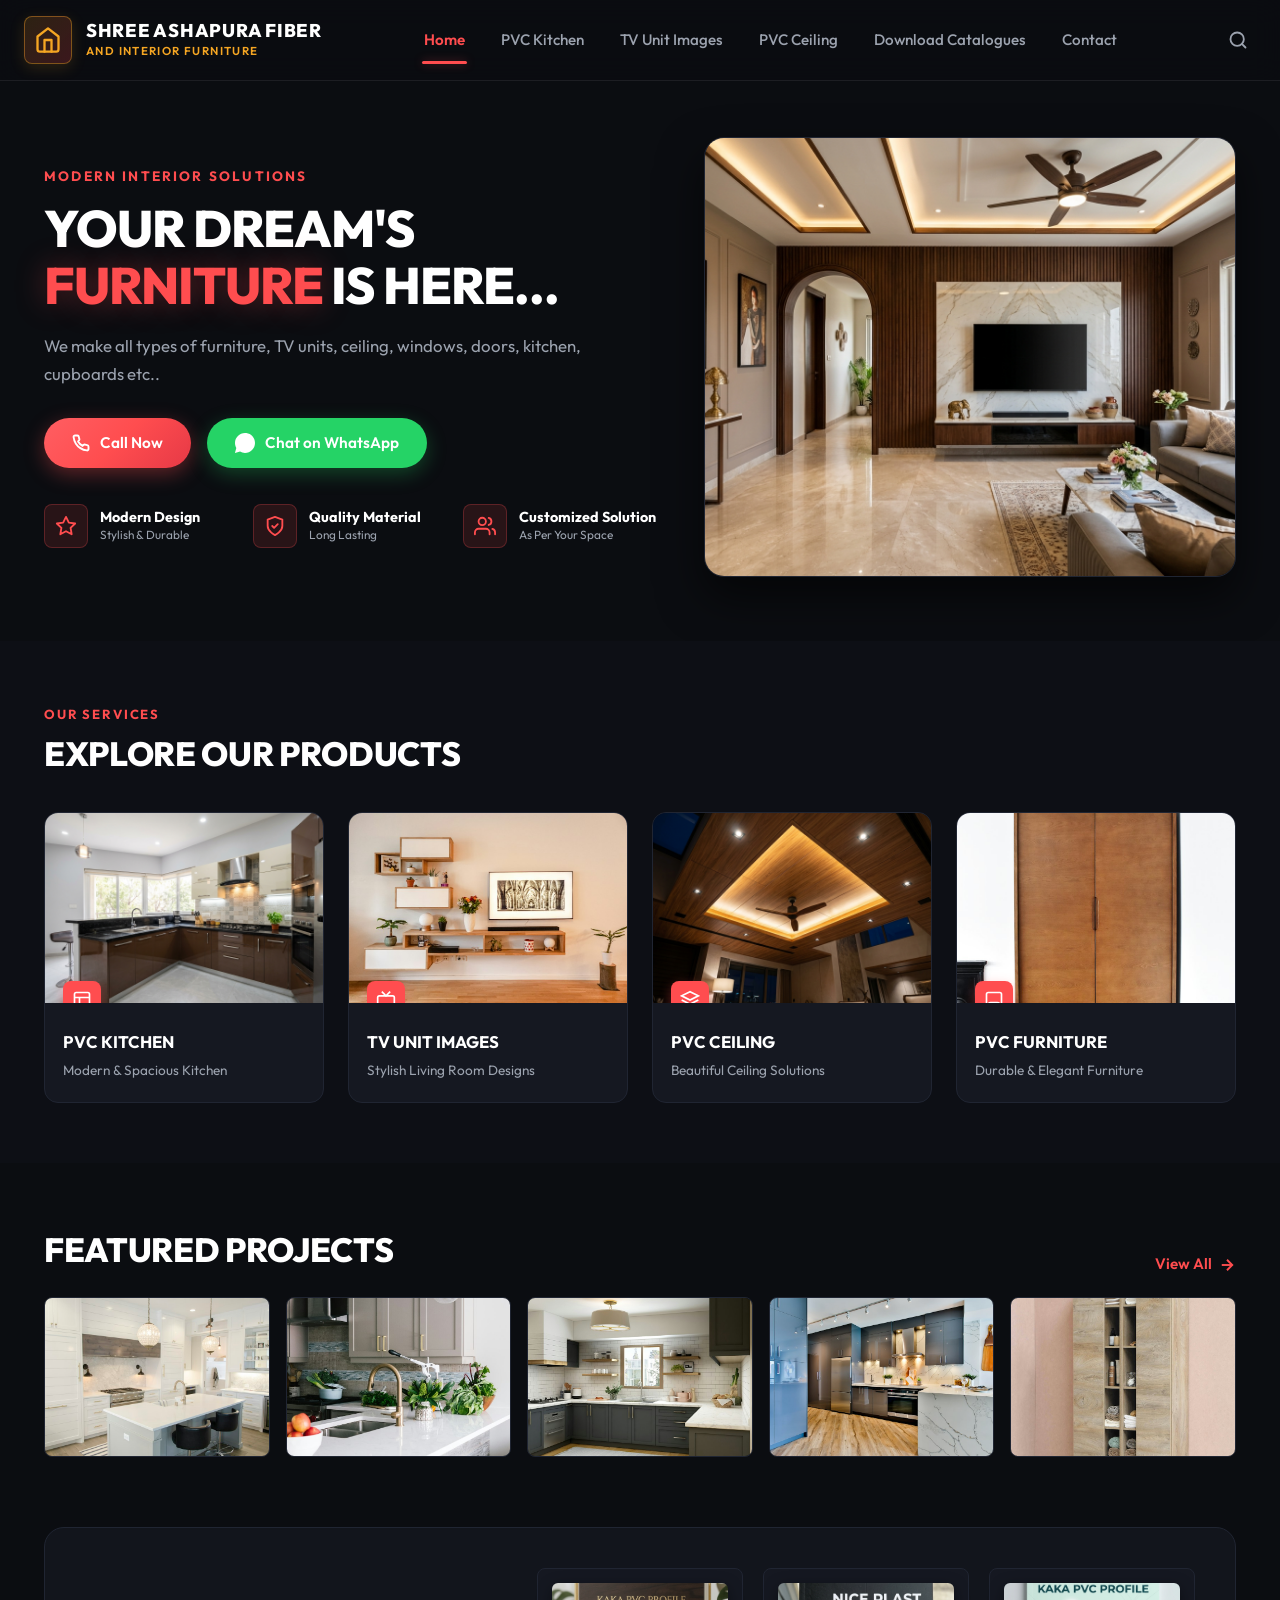
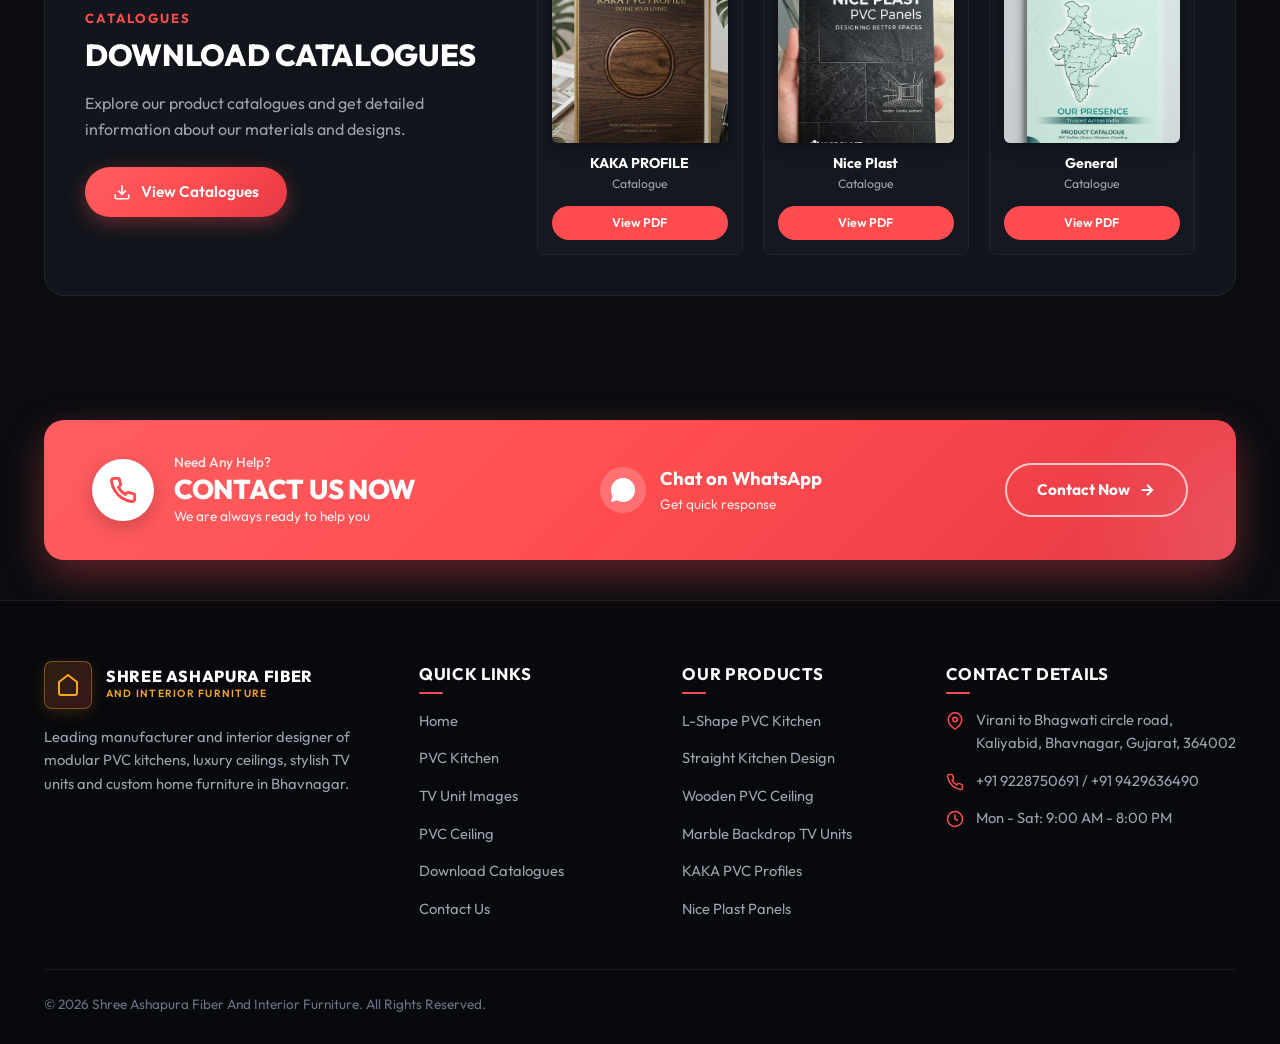
<file: index.html>
<!DOCTYPE html>
<html lang="en">
<head>
  <meta charset="UTF-8">
  <meta name="viewport" content="width=device-width, initial-scale=1.0">
  <title>Shree Ashapura Fiber and Interior Furniture | Bhavnagar</title>
  <meta name="description" content="Modern interior solutions in Bhavnagar. PVC Kitchen, TV Units, PVC Ceiling, Catalogues and custom luxury interior furniture.">
  <!-- Shared styles (header, nav, footer, buttons, modals) -->
  <link rel="stylesheet" href="css/base.css">
  <!-- Home page specific styles -->
  <link rel="stylesheet" href="css/index.css">
  <link rel="icon" type="image/svg+xml" href="data:image/svg+xml,<svg xmlns='http://www.w3.org/2000/svg' viewBox='0 0 24 24' fill='%23f5a623'><path d='M3 9l9-7 9 7v11a2 2 0 0 1-2 2H5a2 2 0 0 1-2-2z'></path></svg>">
</head>
<body>

  <!-- Site Header -->
  <header class="site-header">
    <div class="nav-container">
      <a href="index.html" class="brand-logo" aria-label="Shree Ashapura Fiber Home">
        <div class="brand-icon">
          <svg width="28" height="28" viewBox="0 0 24 24" fill="none" stroke="currentColor" stroke-width="2" stroke-linecap="round" stroke-linejoin="round">
            <path d="M3 9l9-7 9 7v11a2 2 0 0 1-2 2H5a2 2 0 0 1-2-2z"></path>
            <polyline points="9 22 9 12 15 12 15 22"></polyline>
          </svg>
        </div>
        <div class="brand-text">
          <span class="brand-name">Shree Ashapura Fiber</span>
          <span class="brand-sub">And Interior Furniture</span>
        </div>
      </a>

      <nav class="main-nav" id="mainNav">
        <a href="index.html" class="nav-link active">Home</a>
        <a href="pvc-kitchen.html" class="nav-link">PVC Kitchen</a>
        <a href="tv-units.html" class="nav-link">TV Unit Images</a>
        <a href="pvc-ceiling.html" class="nav-link">PVC Ceiling</a>
        <a href="catalogues.html" class="nav-link">Download Catalogues</a>
        <a href="contact.html" class="nav-link">Contact</a>
      </nav>

      <div class="nav-actions">
        <button class="search-toggle-btn" aria-label="Search website" title="Search">
          <svg width="20" height="20" viewBox="0 0 24 24" fill="none" stroke="currentColor" stroke-width="2.2" stroke-linecap="round" stroke-linejoin="round">
            <circle cx="11" cy="11" r="8"></circle>
            <line x1="21" y1="21" x2="16.65" y2="16.65"></line>
          </svg>
        </button>
        <button class="mobile-toggle" aria-label="Toggle Navigation Menu">
          <svg width="24" height="24" viewBox="0 0 24 24" fill="none" stroke="currentColor" stroke-width="2">
            <line x1="3" y1="12" x2="21" y2="12"></line>
            <line x1="3" y1="6" x2="21" y2="6"></line>
            <line x1="3" y1="18" x2="21" y2="18"></line>
          </svg>
        </button>
      </div>
    </div>
  </header>

  <main>
    <!-- Hero Section -->
    <section class="hero-section">
      <div class="container">
        <div class="hero-grid">
          <div class="hero-content">
            <span class="hero-tag">MODERN INTERIOR SOLUTIONS</span>
            <h1 class="hero-title">
              YOUR DREAM'S<br>
              <span class="highlight">FURNITURE</span> IS HERE...
            </h1>
            <p class="hero-desc">
              We make all types of furniture, TV units, ceiling, windows, doors, kitchen, cupboards etc..
            </p>

            <div class="hero-buttons">
              <a href="tel:9228750691" class="btn btn-coral">
                <svg width="18" height="18" viewBox="0 0 24 24" fill="none" stroke="currentColor" stroke-width="2.5" stroke-linecap="round" stroke-linejoin="round">
                  <path d="M22 16.92v3a2 2 0 0 1-2.18 2 19.79 19.79 0 0 1-8.63-3.07 19.5 19.5 0 0 1-6-6 19.79 19.79 0 0 1-3.07-8.67A2 2 0 0 1 4.11 2h3a2 2 0 0 1 2 1.72 12.84 12.84 0 0 0 .7 2.81 2 2 0 0 1-.45 2.11L8.09 9.91a16 16 0 0 0 6 6l1.27-1.27a2 2 0 0 1 2.11-.45 12.84 12.84 0 0 0 2.81.7A2 2 0 0 1 22 16.92z"></path>
                </svg>
                Call Now
              </a>
              <a href="https://wa.me/919228750691?text=Hello%20Shree%20Ashapura%20Fiber,%20I%20am%20interested%20in%20your%20furniture%20and%20interior%20services." target="_blank" rel="noopener" class="btn btn-whatsapp">
                <svg width="20" height="20" viewBox="0 0 24 24" fill="currentColor">
                  <path d="M12.031 6.172c-3.181 0-5.767 2.586-5.768 5.766-.001 1.298.38 2.27 1.019 3.287l-.582 2.128 2.182-.573c.978.58 1.911.928 3.145.929 3.178 0 5.767-2.587 5.768-5.766.001-3.187-2.575-5.771-5.764-5.771zm3.392 8.244c-.144.405-.837.774-1.17.824-.299.045-.677.063-1.092-.069-.252-.08-.575-.187-.988-.365-1.739-.751-2.874-2.502-2.961-2.617-.087-.116-.708-.94-.708-1.793s.448-1.273.607-1.446c.159-.173.346-.217.462-.217l.332.006c.106.005.249-.04.39.298.144.347.491 1.2.534 1.287.043.087.072.188.014.304-.058.116-.087.188-.173.289l-.26.304c-.087.086-.177.18-.076.354.101.174.449.741.964 1.201.662.591 1.221.774 1.394.86.174.086.275.073.376-.044.101-.116.433-.506.549-.68.116-.173.231-.145.39-.086s1.011.477 1.184.564.289.13.332.202c.045.072.045.419-.099.824zm-3.423-14.416c-6.627 0-12 5.373-12 12 0 2.148.566 4.167 1.554 5.918l-1.642 5.992 6.136-1.611c1.7 1.01 3.682 1.601 5.952 1.601 6.627 0 12-5.373 12-12s-5.373-12-12-12z"/>
                </svg>
                Chat on WhatsApp
              </a>
            </div>

            <!-- 3 Feature Badges -->
            <div class="feature-badges-grid feature-badges-3col">
              <div class="feature-badge-item">
                <div class="badge-icon-box">
                  <svg width="22" height="22" viewBox="0 0 24 24" fill="none" stroke="currentColor" stroke-width="2" stroke-linecap="round" stroke-linejoin="round">
                    <polygon points="12 2 15.09 8.26 22 9.27 17 14.14 18.18 21.02 12 17.77 5.82 21.02 7 14.14 2 9.27 8.91 8.26 12 2"></polygon>
                  </svg>
                </div>
                <div class="badge-info">
                  <span class="badge-title">Modern Design</span>
                  <span class="badge-subtitle">Stylish & Durable</span>
                </div>
              </div>

              <div class="feature-badge-item">
                <div class="badge-icon-box">
                  <svg width="22" height="22" viewBox="0 0 24 24" fill="none" stroke="currentColor" stroke-width="2" stroke-linecap="round" stroke-linejoin="round">
                    <path d="M12 22s8-4 8-10V5l-8-3-8 3v7c0 6 8 10 8 10z"></path>
                    <polyline points="9 12 11 14 15 10"></polyline>
                  </svg>
                </div>
                <div class="badge-info">
                  <span class="badge-title">Quality Material</span>
                  <span class="badge-subtitle">Long Lasting</span>
                </div>
              </div>

              <div class="feature-badge-item">
                <div class="badge-icon-box">
                  <svg width="22" height="22" viewBox="0 0 24 24" fill="none" stroke="currentColor" stroke-width="2" stroke-linecap="round" stroke-linejoin="round">
                    <path d="M17 21v-2a4 4 0 0 0-4-4H5a4 4 0 0 0-4 4v2"></path>
                    <circle cx="9" cy="7" r="4"></circle>
                    <path d="M23 21v-2a4 4 0 0 0-3-3.87"></path>
                    <path d="M16 3.13a4 4 0 0 1 0 7.75"></path>
                  </svg>
                </div>
                <div class="badge-info">
                  <span class="badge-title">Customized Solution</span>
                  <span class="badge-subtitle">As Per Your Space</span>
                </div>
              </div>
            </div>
          </div>

          <div class="hero-media-wrapper">
            <img src="images/hero-living.jpg" alt="Modern Living Room Furniture" class="hero-main-img">
          </div>
        </div>
      </div>
    </section>

    <!-- Our Services / Explore Our Products -->
    <section class="section" style="background-color: #0d0f15;">
      <div class="container">
        <div class="section-header">
          <span class="section-eyebrow">OUR SERVICES</span>
          <h2 class="section-title">EXPLORE OUR PRODUCTS</h2>
        </div>

        <div class="product-tiles-grid">
          <!-- Tile 1 -->
          <a href="pvc-kitchen.html" class="product-tile">
            <div class="tile-media">
              <img src="images/hero-kitchen.jpg" alt="PVC Kitchen">
              <div class="tile-icon-badge">
                <svg width="20" height="20" viewBox="0 0 24 24" fill="none" stroke="currentColor" stroke-width="2">
                  <rect x="3" y="3" width="18" height="18" rx="2"></rect>
                  <line x1="3" y1="9" x2="21" y2="9"></line>
                  <line x1="9" y1="21" x2="9" y2="9"></line>
                </svg>
              </div>
            </div>
            <div class="tile-body">
              <h3 class="tile-title">PVC KITCHEN</h3>
              <p class="tile-desc">Modern & Spacious Kitchen</p>
            </div>
          </a>

          <!-- Tile 2 -->
          <a href="tv-units.html" class="product-tile">
            <div class="tile-media">
              <img src="images/tv-1.jpg" alt="TV Unit Images">
              <div class="tile-icon-badge">
                <svg width="20" height="20" viewBox="0 0 24 24" fill="none" stroke="currentColor" stroke-width="2">
                  <rect x="2" y="7" width="20" height="15" rx="2" ry="2"></rect>
                  <polyline points="17 2 12 7 7 2"></polyline>
                </svg>
              </div>
            </div>
            <div class="tile-body">
              <h3 class="tile-title">TV UNIT IMAGES</h3>
              <p class="tile-desc">Stylish Living Room Designs</p>
            </div>
          </a>

          <!-- Tile 3 -->
          <a href="pvc-ceiling.html" class="product-tile">
            <div class="tile-media">
              <img src="images/hero-ceiling.jpg" alt="PVC Ceiling">
              <div class="tile-icon-badge">
                <svg width="20" height="20" viewBox="0 0 24 24" fill="none" stroke="currentColor" stroke-width="2">
                  <polygon points="12 2 2 7 12 12 22 7 12 2"></polygon>
                  <polyline points="2 17 12 22 22 17"></polyline>
                  <polyline points="2 12 12 17 22 12"></polyline>
                </svg>
              </div>
            </div>
            <div class="tile-body">
              <h3 class="tile-title">PVC CEILING</h3>
              <p class="tile-desc">Beautiful Ceiling Solutions</p>
            </div>
          </a>

          <!-- Tile 4 -->
          <a href="catalogues.html" class="product-tile">
            <div class="tile-media">
              <img src="images/furniture-1.jpg" alt="PVC Furniture">
              <div class="tile-icon-badge">
                <svg width="20" height="20" viewBox="0 0 24 24" fill="none" stroke="currentColor" stroke-width="2">
                  <path d="M20 21v-2a4 4 0 0 0-4-4H8a4 4 0 0 0-4 4v2"></path>
                  <rect x="3" y="3" width="18" height="14" rx="2"></rect>
                </svg>
              </div>
            </div>
            <div class="tile-body">
              <h3 class="tile-title">PVC FURNITURE</h3>
              <p class="tile-desc">Durable & Elegant Furniture</p>
            </div>
          </a>
        </div>
      </div>
    </section>

    <!-- Featured Projects Strip -->
    <section class="section">
      <div class="container">
        <div class="section-heading-row">
          <h2 class="section-title">FEATURED PROJECTS</h2>
          <a href="pvc-kitchen.html" class="view-all-link">
            View All
            <svg width="18" height="18" viewBox="0 0 24 24" fill="none" stroke="currentColor" stroke-width="2.5">
              <line x1="5" y1="12" x2="19" y2="12"></line>
              <polyline points="12 5 19 12 12 19"></polyline>
            </svg>
          </a>
        </div>

        <div class="featured-strip-grid">
          <div class="featured-project-item">
            <img src="images/kitchen-2.jpg" alt="Purple & White Kitchen">
          </div>
          <div class="featured-project-item">
            <img src="images/kitchen-3.jpg" alt="Black & White Kitchen">
          </div>
          <div class="featured-project-item">
            <img src="images/kitchen-4.jpg" alt="Red & Cream Kitchen">
          </div>
          <div class="featured-project-item">
            <img src="images/kitchen-5.jpg" alt="Green & Red Kitchen">
          </div>
          <div class="featured-project-item">
            <img src="images/kitchen-7.jpg" alt="Modular Storage Drawer">
          </div>
        </div>
      </div>
    </section>

    <!-- Download Catalogues Section -->
    <section class="section" style="padding-top: 10px;">
      <div class="container">
        <div class="catalogues-home-grid">
          <div class="catalog-home-text">
            <span class="section-eyebrow">CATALOGUES</span>
            <h2 class="section-title" style="font-size: 1.9rem; margin-bottom: 12px;">DOWNLOAD CATALOGUES</h2>
            <p style="color: var(--text-secondary); margin-bottom: 24px; line-height: 1.6;">
              Explore our product catalogues and get detailed information about our materials and designs.
            </p>
            <a href="catalogues.html" class="btn btn-coral">
              <svg width="18" height="18" viewBox="0 0 24 24" fill="none" stroke="currentColor" stroke-width="2.2">
                <path d="M21 15v4a2 2 0 0 1-2 2H5a2 2 0 0 1-2-2v-4"></path>
                <polyline points="7 10 12 15 17 10"></polyline>
                <line x1="12" y1="15" x2="12" y2="3"></line>
              </svg>
              View Catalogues
            </a>
          </div>

          <div class="catalogues-cards-row">
            <!-- Mini Card 1 -->
            <div class="catalog-mini-card">
              <div class="catalog-mini-cover">
                <img src="images/kaka-catalogue.jpg" alt="KAKA PROFILE Catalogue">
              </div>
              <h4 class="catalog-mini-title">KAKA PROFILE</h4>
              <span class="catalog-mini-sub">Catalogue</span>
              <a href="catalogues.html" class="btn-mini-pdf" data-cat="KAKA PROFILE">View PDF</a>
            </div>

            <!-- Mini Card 2 -->
            <div class="catalog-mini-card">
              <div class="catalog-mini-cover">
                <img src="images/nice-plast-catalogue.jpg" alt="Nice Plast Catalogue">
              </div>
              <h4 class="catalog-mini-title">Nice Plast</h4>
              <span class="catalog-mini-sub">Catalogue</span>
              <a href="catalogues.html" class="btn-mini-pdf" data-cat="Nice Plast">View PDF</a>
            </div>

            <!-- Mini Card 3 -->
            <div class="catalog-mini-card">
              <div class="catalog-mini-cover">
                <img src="images/general-catalogue.jpg" alt="General Catalogue">
              </div>
              <h4 class="catalog-mini-title">General</h4>
              <span class="catalog-mini-sub">Catalogue</span>
              <a href="catalogues.html" class="btn-mini-pdf" data-cat="General Catalogue">View PDF</a>
            </div>
          </div>
        </div>
      </div>
    </section>

    <!-- Bottom CTA Red Banner -->
    <div class="container">
      <div class="bottom-cta-banner">
        <div class="cta-left-box">
          <div class="cta-round-phone-icon">
            <svg width="28" height="28" viewBox="0 0 24 24" fill="none" stroke="currentColor" stroke-width="2.5" stroke-linecap="round" stroke-linejoin="round">
              <path d="M22 16.92v3a2 2 0 0 1-2.18 2 19.79 19.79 0 0 1-8.63-3.07 19.5 19.5 0 0 1-6-6 19.79 19.79 0 0 1-3.07-8.67A2 2 0 0 1 4.11 2h3a2 2 0 0 1 2 1.72 12.84 12.84 0 0 0 .7 2.81 2 2 0 0 1-.45 2.11L8.09 9.91a16 16 0 0 0 6 6l1.27-1.27a2 2 0 0 1 2.11-.45 12.84 12.84 0 0 0 2.81.7A2 2 0 0 1 22 16.92z"></path>
            </svg>
          </div>
          <div class="cta-left-text">
            <span class="cta-tagline">Need Any Help?</span>
            <span class="cta-main-heading">CONTACT US NOW</span>
            <span class="cta-sub-note">We are always ready to help you</span>
          </div>
        </div>

        <div class="cta-center-whatsapp">
          <div class="whatsapp-bubble-icon">
            <svg width="24" height="24" viewBox="0 0 24 24" fill="currentColor">
              <path d="M12.031 6.172c-3.181 0-5.767 2.586-5.768 5.766-.001 1.298.38 2.27 1.019 3.287l-.582 2.128 2.182-.573c.978.58 1.911.928 3.145.929 3.178 0 5.767-2.587 5.768-5.766.001-3.187-2.575-5.771-5.764-5.771zm3.392 8.244c-.144.405-.837.774-1.17.824-.299.045-.677.063-1.092-.069-.252-.08-.575-.187-.988-.365-1.739-.751-2.874-2.502-2.961-2.617-.087-.116-.708-.94-.708-1.793s.448-1.273.607-1.446c.159-.173.346-.217.462-.217l.332.006c.106.005.249-.04.39.298.144.347.491 1.2.534 1.287.043.087.072.188.014.304-.058.116-.087.188-.173.289l-.26.304c-.087.086-.177.18-.076.354.101.174.449.741.964 1.201.662.591 1.221.774 1.394.86.174.086.275.073.376-.044.101-.116.433-.506.549-.68.116-.173.231-.145.39-.086s1.011.477 1.184.564.289.13.332.202c.045.072.045.419-.099.824zm-3.423-14.416c-6.627 0-12 5.373-12 12 0 2.148.566 4.167 1.554 5.918l-1.642 5.992 6.136-1.611c1.7 1.01 3.682 1.601 5.952 1.601 6.627 0 12-5.373 12-12s-5.373-12-12-12z"/>
            </svg>
          </div>
          
          <div class="whatsapp-text-col">
            <span class="whatsapp-heading">Chat on WhatsApp</span>
            <span class="whatsapp-sub">Get quick response</span>
          </div>
        </div>

        <a href="contact.html" class="btn-cta-contact">
          Contact Now
          <svg width="18" height="18" viewBox="0 0 24 24" fill="none" stroke="currentColor" stroke-width="2.5">
            <line x1="5" y1="12" x2="19" y2="12"></line>
            <polyline points="12 5 19 12 12 19"></polyline>
          </svg>
        </a>
      </div>
    </div>
  </main>

  <!-- Site Footer -->
  <footer class="site-footer">
    <div class="container">
      <div class="footer-grid">
        <div class="footer-col-about">
          <a href="index.html" class="brand-logo" style="margin-bottom: 12px;">
            <div class="brand-icon">
              <svg width="24" height="24" viewBox="0 0 24 24" fill="none" stroke="currentColor" stroke-width="2">
                <path d="M3 9l9-7 9 7v11a2 2 0 0 1-2 2H5a2 2 0 0 1-2-2z"></path>
              </svg>
            </div>
            <div class="brand-text">
              <span class="brand-name" style="font-size: 1rem;">Shree Ashapura Fiber</span>
              <span class="brand-sub" style="font-size: 0.65rem;">And Interior Furniture</span>
            </div>
          </a>
          <p>
            Leading manufacturer and interior designer of modular PVC kitchens, luxury ceilings, stylish TV units and custom home furniture in Bhavnagar.
          </p>
        </div>

        <div class="footer-col">
          <h4 class="footer-heading">Quick Links</h4>
          <ul class="footer-links-list">
            <li><a href="index.html">Home</a></li>
            <li><a href="pvc-kitchen.html">PVC Kitchen</a></li>
            <li><a href="tv-units.html">TV Unit Images</a></li>
            <li><a href="pvc-ceiling.html">PVC Ceiling</a></li>
            <li><a href="catalogues.html">Download Catalogues</a></li>
            <li><a href="contact.html">Contact Us</a></li>
          </ul>
        </div>

        <div class="footer-col">
          <h4 class="footer-heading">Our Products</h4>
          <ul class="footer-links-list">
            <li><a href="pvc-kitchen.html">L-Shape PVC Kitchen</a></li>
            <li><a href="pvc-kitchen.html">Straight Kitchen Design</a></li>
            <li><a href="pvc-ceiling.html">Wooden PVC Ceiling</a></li>
            <li><a href="tv-units.html">Marble Backdrop TV Units</a></li>
            <li><a href="catalogues.html">KAKA PVC Profiles</a></li>
            <li><a href="catalogues.html">Nice Plast Panels</a></li>
          </ul>
        </div>

        <div class="footer-col">
          <h4 class="footer-heading">Contact Details</h4>
          <div class="footer-contact-item">
            <svg width="18" height="18" viewBox="0 0 24 24" fill="none" stroke="currentColor" stroke-width="2">
              <path d="M21 10c0 7-9 13-9 13s-9-6-9-13a9 9 0 0 1 18 0z"></path>
              <circle cx="12" cy="10" r="3"></circle>
            </svg>
            <span>Virani to Bhagwati circle road, Kaliyabid, Bhavnagar, Gujarat, 364002</span>
          </div>
          <div class="footer-contact-item">
            <svg width="18" height="18" viewBox="0 0 24 24" fill="none" stroke="currentColor" stroke-width="2">
              <path d="M22 16.92v3a2 2 0 0 1-2.18 2 19.79 19.79 0 0 1-8.63-3.07 19.5 19.5 0 0 1-6-6 19.79 19.79 0 0 1-3.07-8.67A2 2 0 0 1 4.11 2h3a2 2 0 0 1 2 1.72 12.84 12.84 0 0 0 .7 2.81 2 2 0 0 1-.45 2.11L8.09 9.91a16 16 0 0 0 6 6l1.27-1.27a2 2 0 0 1 2.11-.45 12.84 12.84 0 0 0 2.81.7A2 2 0 0 1 22 16.92z"></path>
            </svg>
            <span>+91 9228750691 / +91 9429636490</span>
          </div>
          <div class="footer-contact-item">
            <svg width="18" height="18" viewBox="0 0 24 24" fill="none" stroke="currentColor" stroke-width="2">
              <circle cx="12" cy="12" r="10"></circle>
              <polyline points="12 6 12 12 16 14"></polyline>
            </svg>
            <span>Mon - Sat: 9:00 AM - 8:00 PM</span>
          </div>
        </div>
      </div>

      <div class="footer-bottom-bar">
        <span>&copy; 2026 Shree Ashapura Fiber And Interior Furniture. All Rights Reserved.</span>
      </div>
    </div>
  </footer>

  <!-- Search Modal -->
  <div class="modal-overlay" id="searchModal">
    <div class="search-modal-box">
      <button class="modal-close-btn" id="searchClose" aria-label="Close search">&times;</button>
      <div class="search-input-header">
        <svg width="22" height="22" viewBox="0 0 24 24" fill="none" stroke="currentColor" stroke-width="2.5">
          <circle cx="11" cy="11" r="8"></circle>
          <line x1="21" y1="21" x2="16.65" y2="16.65"></line>
        </svg>
        <input type="text" id="searchInput" placeholder="Search designs, kitchen, ceiling, catalogues..." autocomplete="off">
      </div>
      <div class="search-quick-links">
        <span style="font-size: 0.85rem; color: var(--text-muted); margin-right: 6px;">Popular:</span>
        <span class="search-chip" data-search="kitchen">PVC Kitchen</span>
        <span class="search-chip" data-search="ceiling">PVC Ceiling</span>
        <span class="search-chip" data-search="tv">TV Unit</span>
        <span class="search-chip" data-search="catalogues">Catalogues</span>
        <span class="search-chip" data-search="contact">Contact & Map</span>
      </div>
    </div>
  </div>

  <script src="js/main.js"></script>
</body>
</html>
</file>
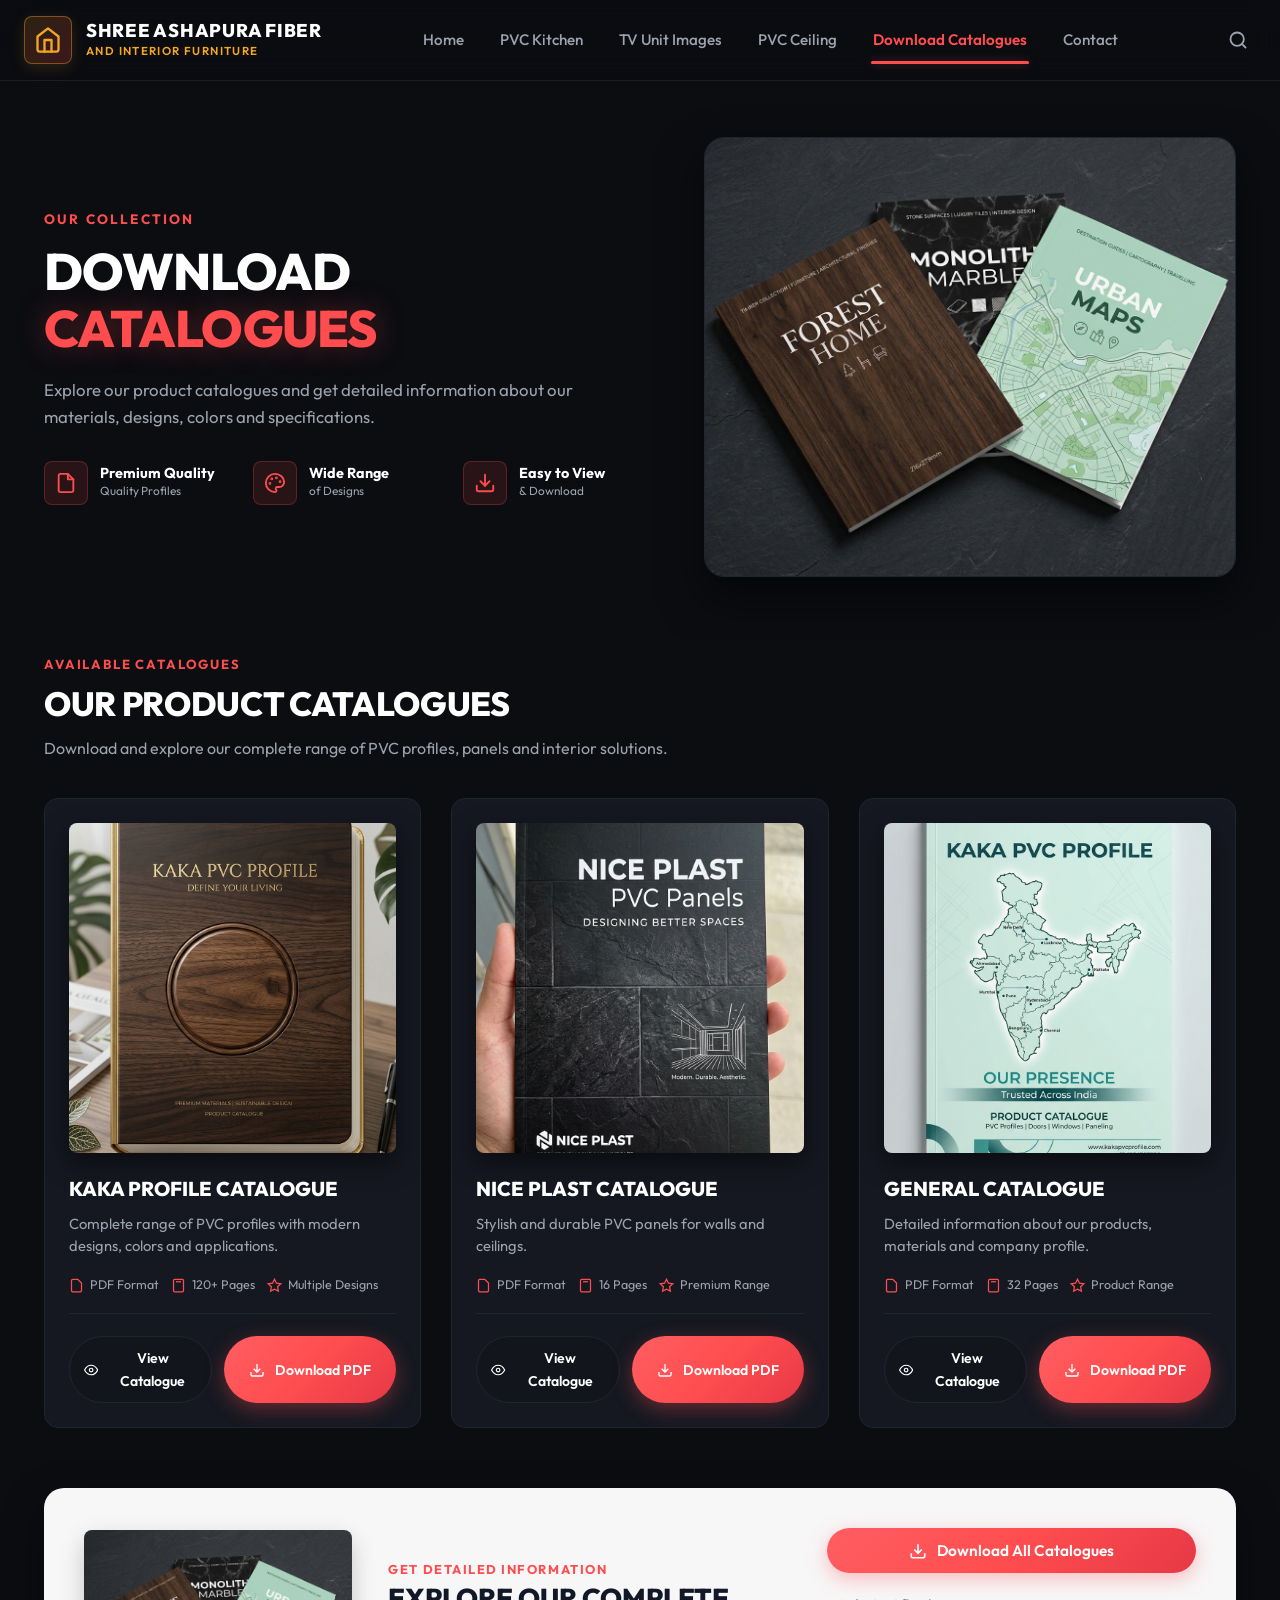
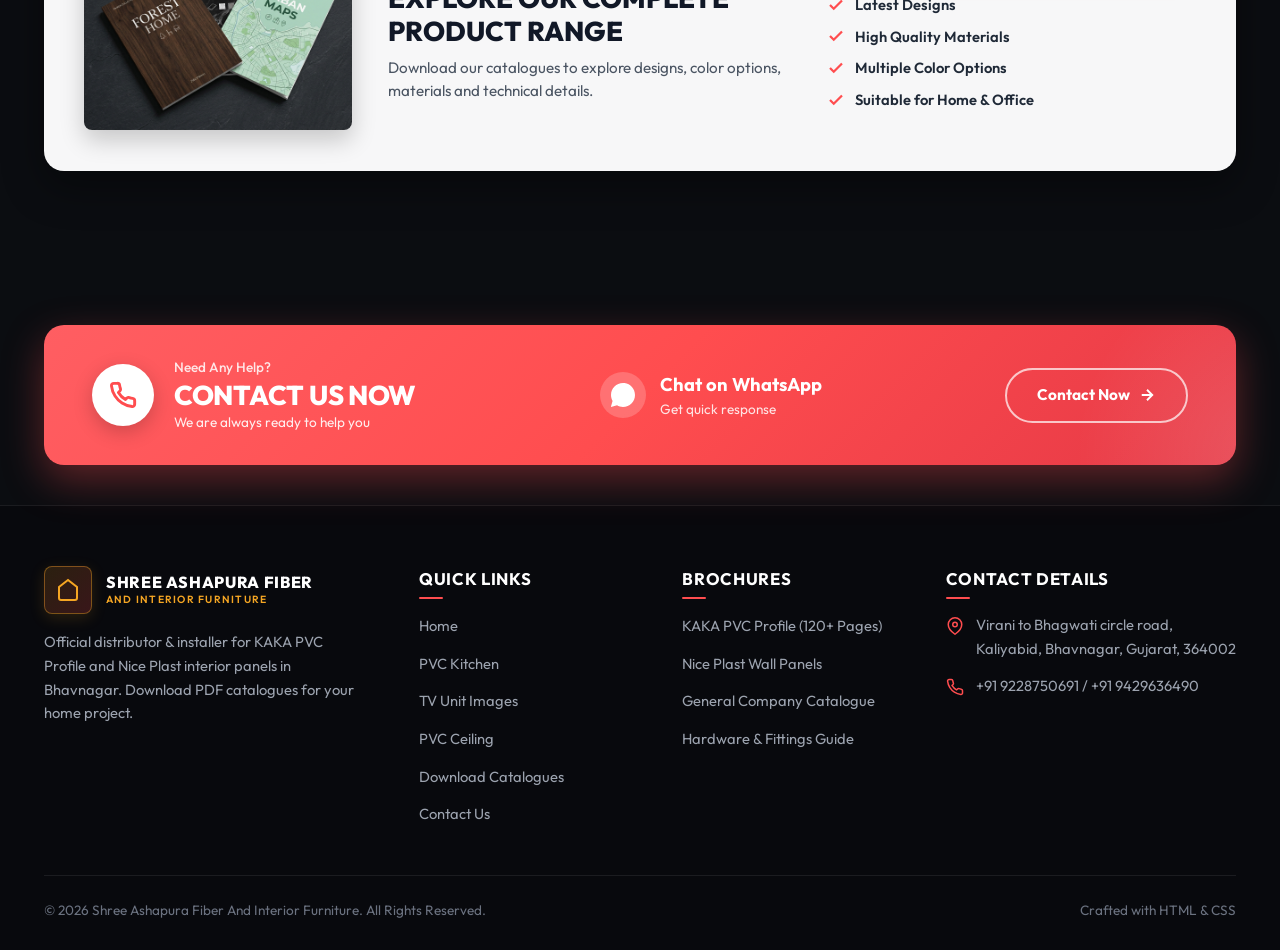
<file: catalogues.html>
<!DOCTYPE html>
<html lang="en">
<head>
  <meta charset="UTF-8">
  <meta name="viewport" content="width=device-width, initial-scale=1.0">
  <title>Download Product Catalogues | Shree Ashapura Fiber and Interior Furniture</title>
  <meta name="description" content="Download official product catalogues for KAKA PVC Profile, Nice Plast PVC Panels and Shree Ashapura interior furniture collections.">
  <!-- Shared styles (header, nav, footer, buttons, modals) -->
  <link rel="stylesheet" href="css/base.css">
  <!-- Catalogues page specific styles -->
  <link rel="stylesheet" href="css/catalogues.css">
  <link rel="icon" type="image/svg+xml" href="data:image/svg+xml,<svg xmlns='http://www.w3.org/2000/svg' viewBox='0 0 24 24' fill='%23f5a623'><path d='M3 9l9-7 9 7v11a2 2 0 0 1-2 2H5a2 2 0 0 1-2-2z'></path></svg>">
</head>
<body>

  <!-- Site Header -->
  <header class="site-header">
    <div class="nav-container">
      <a href="index.html" class="brand-logo" aria-label="Shree Ashapura Fiber Home">
        <div class="brand-icon">
          <svg width="28" height="28" viewBox="0 0 24 24" fill="none" stroke="currentColor" stroke-width="2" stroke-linecap="round" stroke-linejoin="round">
            <path d="M3 9l9-7 9 7v11a2 2 0 0 1-2 2H5a2 2 0 0 1-2-2z"></path>
            <polyline points="9 22 9 12 15 12 15 22"></polyline>
          </svg>
        </div>
        <div class="brand-text">
          <span class="brand-name">Shree Ashapura Fiber</span>
          <span class="brand-sub">And Interior Furniture</span>
        </div>
      </a>

      <nav class="main-nav" id="mainNav">
        <a href="index.html" class="nav-link">Home</a>
        <a href="pvc-kitchen.html" class="nav-link">PVC Kitchen</a>
        <a href="tv-units.html" class="nav-link">TV Unit Images</a>
        <a href="pvc-ceiling.html" class="nav-link">PVC Ceiling</a>
        <a href="catalogues.html" class="nav-link active">Download Catalogues</a>
        <a href="contact.html" class="nav-link">Contact</a>
      </nav>

      <div class="nav-actions">
        <button class="search-toggle-btn" aria-label="Search website" title="Search">
          <svg width="20" height="20" viewBox="0 0 24 24" fill="none" stroke="currentColor" stroke-width="2.2" stroke-linecap="round" stroke-linejoin="round">
            <circle cx="11" cy="11" r="8"></circle>
            <line x1="21" y1="21" x2="16.65" y2="16.65"></line>
          </svg>
        </button>
        <button class="mobile-toggle" aria-label="Toggle Navigation Menu">
          <svg width="24" height="24" viewBox="0 0 24 24" fill="none" stroke="currentColor" stroke-width="2">
            <line x1="3" y1="12" x2="21" y2="12"></line>
            <line x1="3" y1="6" x2="21" y2="6"></line>
            <line x1="3" y1="18" x2="21" y2="18"></line>
          </svg>
        </button>
      </div>
    </div>
  </header>

  <main>
    <!-- Hero Section -->
    <section class="hero-section">
      <div class="container">
        <div class="hero-grid">
          <div class="hero-content">
            <span class="hero-tag">OUR COLLECTION</span>
            <h1 class="hero-title">
              DOWNLOAD <span class="highlight">CATALOGUES</span>
            </h1>
            <p class="hero-desc">
              Explore our product catalogues and get detailed information about our materials, designs, colors and specifications.
            </p>

            <!-- 3 Badges -->
            <div class="feature-badges-grid feature-badges-3col">
              <div class="feature-badge-item">
                <div class="badge-icon-box">
                  <svg width="22" height="22" viewBox="0 0 24 24" fill="none" stroke="currentColor" stroke-width="2" stroke-linecap="round" stroke-linejoin="round">
                    <path d="M14 2H6a2 2 0 0 0-2 2v16a2 2 0 0 0 2 2h12a2 2 0 0 0 2-2V8z"></path>
                    <polyline points="14 2 14 8 20 8"></polyline>
                  </svg>
                </div>
                <div class="badge-info">
                  <span class="badge-title">Premium Quality</span>
                  <span class="badge-subtitle">Quality Profiles</span>
                </div>
              </div>

              <div class="feature-badge-item">
                <div class="badge-icon-box">
                  <svg width="22" height="22" viewBox="0 0 24 24" fill="none" stroke="currentColor" stroke-width="2" stroke-linecap="round" stroke-linejoin="round">
                    <circle cx="13.5" cy="6.5" r=".5" fill="currentColor"></circle>
                    <circle cx="17.5" cy="10.5" r=".5" fill="currentColor"></circle>
                    <circle cx="8.5" cy="7.5" r=".5" fill="currentColor"></circle>
                    <circle cx="6.5" cy="12.5" r=".5" fill="currentColor"></circle>
                    <path d="M12 2C6.5 2 2 6.5 2 12s4.5 10 10 10c.926 0 1.648-.746 1.648-1.688 0-.437-.18-.835-.437-1.125-.29-.289-.438-.652-.438-1.125a1.64 1.64 0 0 1 1.668-1.668h1.996c3.051 0 5.555-2.503 5.555-5.554C21.965 6.012 17.461 2 12 2z"></path>
                  </svg>
                </div>
                <div class="badge-info">
                  <span class="badge-title">Wide Range</span>
                  <span class="badge-subtitle">of Designs</span>
                </div>
              </div>

              <div class="feature-badge-item">
                <div class="badge-icon-box">
                  <svg width="22" height="22" viewBox="0 0 24 24" fill="none" stroke="currentColor" stroke-width="2" stroke-linecap="round" stroke-linejoin="round">
                    <path d="M21 15v4a2 2 0 0 1-2 2H5a2 2 0 0 1-2-2v-4"></path>
                    <polyline points="7 10 12 15 17 10"></polyline>
                    <line x1="12" y1="15" x2="12" y2="3"></line>
                  </svg>
                </div>
                <div class="badge-info">
                  <span class="badge-title">Easy to View</span>
                  <span class="badge-subtitle">& Download</span>
                </div>
              </div>
            </div>
          </div>

          <div class="hero-media-wrapper">
            <img src="images/catalogue-stack.jpg" alt="Collection of Catalogues" class="hero-main-img">
          </div>
        </div>
      </div>
    </section>

    <!-- Available Catalogues / Our Product Catalogues -->
    <section class="section" style="padding-top: 10px;">
      <div class="container">
        <div class="section-header">
          <span class="section-eyebrow">AVAILABLE CATALOGUES</span>
          <h2 class="section-title">OUR PRODUCT CATALOGUES</h2>
          <p style="color: var(--text-secondary); margin-top: 6px;">Download and explore our complete range of PVC profiles, panels and interior solutions.</p>
        </div>

        <div class="catalogue-cards-3col">
          <!-- Card 1: KAKA Profile -->
          <div class="catalog-detail-card">
            <div class="catalog-cover-box">
              <img src="images/kaka-catalogue.jpg" alt="KAKA PROFILE CATALOGUE">
            </div>
            <div class="catalog-info-box">
              <h3 class="catalog-card-title">KAKA PROFILE CATALOGUE</h3>
              <p class="catalog-card-desc">Complete range of PVC profiles with modern designs, colors and applications.</p>

              <div class="catalog-specs-row">
                <div class="catalog-spec-item">
                  <svg width="15" height="15" viewBox="0 0 24 24" fill="none" stroke="currentColor" stroke-width="2"><path d="M14 2H6a2 2 0 0 0-2 2v16a2 2 0 0 0 2 2h12a2 2 0 0 0 2-2V8z"></path></svg>
                  <span>PDF Format</span>
                </div>
                <div class="catalog-spec-item">
                  <svg width="15" height="15" viewBox="0 0 24 24" fill="none" stroke="currentColor" stroke-width="2"><rect x="4" y="2" width="16" height="20" rx="2"></rect><line x1="8" y1="6" x2="16" y2="6"></line></svg>
                  <span>120+ Pages</span>
                </div>
                <div class="catalog-spec-item">
                  <svg width="15" height="15" viewBox="0 0 24 24" fill="none" stroke="currentColor" stroke-width="2"><polygon points="12 2 15.09 8.26 22 9.27 17 14.14 18.18 21.02 12 17.77 5.82 21.02 7 14.14 2 9.27 8.91 8.26 12 2"></polygon></svg>
                  <span>Multiple Designs</span>
                </div>
              </div>

              <div class="catalog-actions-row">
                <a href="images/kaka-catalogue.jpg" target="_blank" class="btn btn-dark" style="padding: 10px 14px; font-size: 0.88rem;">
                  <svg width="16" height="16" viewBox="0 0 24 24" fill="none" stroke="currentColor" stroke-width="2"><path d="M1 12s4-8 11-8 11 8 11 8-4 8-11 8-11-8-11-8z"></path><circle cx="12" cy="12" r="3"></circle></svg>
                  View Catalogue
                </a>
                <button class="btn btn-coral btn-download-cat" data-cat="KAKA Profile Catalogue" style="padding: 10px 14px; font-size: 0.88rem;">
                  <svg width="16" height="16" viewBox="0 0 24 24" fill="none" stroke="currentColor" stroke-width="2"><path d="M21 15v4a2 2 0 0 1-2 2H5a2 2 0 0 1-2-2v-4"></path><polyline points="7 10 12 15 17 10"></polyline><line x1="12" y1="15" x2="12" y2="3"></line></svg>
                  Download PDF
                </button>
              </div>
            </div>
          </div>

          <!-- Card 2: NICE PLAST -->
          <div class="catalog-detail-card">
            <div class="catalog-cover-box">
              <img src="images/nice-plast-catalogue.jpg" alt="NICE PLAST CATALOGUE">
            </div>
            <div class="catalog-info-box">
              <h3 class="catalog-card-title">NICE PLAST CATALOGUE</h3>
              <p class="catalog-card-desc">Stylish and durable PVC panels for walls and ceilings.</p>

              <div class="catalog-specs-row">
                <div class="catalog-spec-item">
                  <svg width="15" height="15" viewBox="0 0 24 24" fill="none" stroke="currentColor" stroke-width="2"><path d="M14 2H6a2 2 0 0 0-2 2v16a2 2 0 0 0 2 2h12a2 2 0 0 0 2-2V8z"></path></svg>
                  <span>PDF Format</span>
                </div>
                <div class="catalog-spec-item">
                  <svg width="15" height="15" viewBox="0 0 24 24" fill="none" stroke="currentColor" stroke-width="2"><rect x="4" y="2" width="16" height="20" rx="2"></rect><line x1="8" y1="6" x2="16" y2="6"></line></svg>
                  <span>16 Pages</span>
                </div>
                <div class="catalog-spec-item">
                  <svg width="15" height="15" viewBox="0 0 24 24" fill="none" stroke="currentColor" stroke-width="2"><polygon points="12 2 15.09 8.26 22 9.27 17 14.14 18.18 21.02 12 17.77 5.82 21.02 7 14.14 2 9.27 8.91 8.26 12 2"></polygon></svg>
                  <span>Premium Range</span>
                </div>
              </div>

              <div class="catalog-actions-row">
                <a href="images/nice-plast-catalogue.jpg" target="_blank" class="btn btn-dark" style="padding: 10px 14px; font-size: 0.88rem;">
                  <svg width="16" height="16" viewBox="0 0 24 24" fill="none" stroke="currentColor" stroke-width="2"><path d="M1 12s4-8 11-8 11 8 11 8-4 8-11 8-11-8-11-8z"></path><circle cx="12" cy="12" r="3"></circle></svg>
                  View Catalogue
                </a>
                <button class="btn btn-coral btn-download-cat" data-cat="Nice Plast Catalogue" style="padding: 10px 14px; font-size: 0.88rem;">
                  <svg width="16" height="16" viewBox="0 0 24 24" fill="none" stroke="currentColor" stroke-width="2"><path d="M21 15v4a2 2 0 0 1-2 2H5a2 2 0 0 1-2-2v-4"></path><polyline points="7 10 12 15 17 10"></polyline><line x1="12" y1="15" x2="12" y2="3"></line></svg>
                  Download PDF
                </button>
              </div>
            </div>
          </div>

          <!-- Card 3: GENERAL CATALOGUE -->
          <div class="catalog-detail-card">
            <div class="catalog-cover-box">
              <img src="images/general-catalogue.jpg" alt="GENERAL CATALOGUE">
            </div>
            <div class="catalog-info-box">
              <h3 class="catalog-card-title">GENERAL CATALOGUE</h3>
              <p class="catalog-card-desc">Detailed information about our products, materials and company profile.</p>

              <div class="catalog-specs-row">
                <div class="catalog-spec-item">
                  <svg width="15" height="15" viewBox="0 0 24 24" fill="none" stroke="currentColor" stroke-width="2"><path d="M14 2H6a2 2 0 0 0-2 2v16a2 2 0 0 0 2 2h12a2 2 0 0 0 2-2V8z"></path></svg>
                  <span>PDF Format</span>
                </div>
                <div class="catalog-spec-item">
                  <svg width="15" height="15" viewBox="0 0 24 24" fill="none" stroke="currentColor" stroke-width="2"><rect x="4" y="2" width="16" height="20" rx="2"></rect><line x1="8" y1="6" x2="16" y2="6"></line></svg>
                  <span>32 Pages</span>
                </div>
                <div class="catalog-spec-item">
                  <svg width="15" height="15" viewBox="0 0 24 24" fill="none" stroke="currentColor" stroke-width="2"><polygon points="12 2 15.09 8.26 22 9.27 17 14.14 18.18 21.02 12 17.77 5.82 21.02 7 14.14 2 9.27 8.91 8.26 12 2"></polygon></svg>
                  <span>Product Range</span>
                </div>
              </div>

              <div class="catalog-actions-row">
                <a href="images/general-catalogue.jpg" target="_blank" class="btn btn-dark" style="padding: 10px 14px; font-size: 0.88rem;">
                  <svg width="16" height="16" viewBox="0 0 24 24" fill="none" stroke="currentColor" stroke-width="2"><path d="M1 12s4-8 11-8 11 8 11 8-4 8-11 8-11-8-11-8z"></path><circle cx="12" cy="12" r="3"></circle></svg>
                  View Catalogue
                </a>
                <button class="btn btn-coral btn-download-cat" data-cat="General Catalogue" style="padding: 10px 14px; font-size: 0.88rem;">
                  <svg width="16" height="16" viewBox="0 0 24 24" fill="none" stroke="currentColor" stroke-width="2"><path d="M21 15v4a2 2 0 0 1-2 2H5a2 2 0 0 1-2-2v-4"></path><polyline points="7 10 12 15 17 10"></polyline><line x1="12" y1="15" x2="12" y2="3"></line></svg>
                  Download PDF
                </button>
              </div>
            </div>
          </div>
        </div>

        <!-- Wide Range Banner -->
        <div class="range-banner">
          <div class="range-thumb">
            <img src="images/catalogue-stack.jpg" alt="Full Product Range Mockup">
          </div>

          <div>
            <span class="range-eyebrow">GET DETAILED INFORMATION</span>
            <h3 class="range-heading">EXPLORE OUR COMPLETE PRODUCT RANGE</h3>
            <p class="range-desc">
              Download our catalogues to explore designs, color options, materials and technical details.
            </p>
          </div>

          <div>
            <button class="btn btn-coral btn-download-cat" data-cat="Complete Catalogue Package" style="margin-bottom: 20px; width: 100%;">
              <svg width="18" height="18" viewBox="0 0 24 24" fill="none" stroke="currentColor" stroke-width="2.2"><path d="M21 15v4a2 2 0 0 1-2 2H5a2 2 0 0 1-2-2v-4"></path><polyline points="7 10 12 15 17 10"></polyline><line x1="12" y1="15" x2="12" y2="3"></line></svg>
              Download All Catalogues
            </button>

            <ul class="range-checklist">
              <li>
                <svg width="18" height="18" viewBox="0 0 24 24" fill="none" stroke="currentColor" stroke-width="3"><polyline points="20 6 9 17 4 12"></polyline></svg>
                <span>Latest Designs</span>
              </li>
              <li>
                <svg width="18" height="18" viewBox="0 0 24 24" fill="none" stroke="currentColor" stroke-width="3"><polyline points="20 6 9 17 4 12"></polyline></svg>
                <span>High Quality Materials</span>
              </li>
              <li>
                <svg width="18" height="18" viewBox="0 0 24 24" fill="none" stroke="currentColor" stroke-width="3"><polyline points="20 6 9 17 4 12"></polyline></svg>
                <span>Multiple Color Options</span>
              </li>
              <li>
                <svg width="18" height="18" viewBox="0 0 24 24" fill="none" stroke="currentColor" stroke-width="3"><polyline points="20 6 9 17 4 12"></polyline></svg>
                <span>Suitable for Home & Office</span>
              </li>
            </ul>
          </div>
        </div>
      </div>
    </section>

    <!-- Bottom CTA Red Banner -->
    <div class="container">
      <div class="bottom-cta-banner">
        <div class="cta-left-box">
          <div class="cta-round-phone-icon">
            <svg width="28" height="28" viewBox="0 0 24 24" fill="none" stroke="currentColor" stroke-width="2.5" stroke-linecap="round" stroke-linejoin="round">
              <path d="M22 16.92v3a2 2 0 0 1-2.18 2 19.79 19.79 0 0 1-8.63-3.07 19.5 19.5 0 0 1-6-6 19.79 19.79 0 0 1-3.07-8.67A2 2 0 0 1 4.11 2h3a2 2 0 0 1 2 1.72 12.84 12.84 0 0 0 .7 2.81 2 2 0 0 1-.45 2.11L8.09 9.91a16 16 0 0 0 6 6l1.27-1.27a2 2 0 0 1 2.11-.45 12.84 12.84 0 0 0 2.81.7A2 2 0 0 1 22 16.92z"></path>
            </svg>
          </div>
          <div class="cta-left-text">
            <span class="cta-tagline">Need Any Help?</span>
            <span class="cta-main-heading">CONTACT US NOW</span>
            <span class="cta-sub-note">We are always ready to help you</span>
          </div>
        </div>

        <div class="cta-center-whatsapp">
          <div class="whatsapp-bubble-icon">
            <svg width="24" height="24" viewBox="0 0 24 24" fill="currentColor">
              <path d="M12.031 6.172c-3.181 0-5.767 2.586-5.768 5.766-.001 1.298.38 2.27 1.019 3.287l-.582 2.128 2.182-.573c.978.58 1.911.928 3.145.929 3.178 0 5.767-2.587 5.768-5.766.001-3.187-2.575-5.771-5.764-5.771zm3.392 8.244c-.144.405-.837.774-1.17.824-.299.045-.677.063-1.092-.069-.252-.08-.575-.187-.988-.365-1.739-.751-2.874-2.502-2.961-2.617-.087-.116-.708-.94-.708-1.793s.448-1.273.607-1.446c.159-.173.346-.217.462-.217l.332.006c.106.005.249-.04.39.298.144.347.491 1.2.534 1.287.043.087.072.188.014.304-.058.116-.087.188-.173.289l-.26.304c-.087.086-.177.18-.076.354.101.174.449.741.964 1.201.662.591 1.221.774 1.394.86.174.086.275.073.376-.044.101-.116.433-.506.549-.68.116-.173.231-.145.39-.086s1.011.477 1.184.564.289.13.332.202c.045.072.045.419-.099.824zm-3.423-14.416c-6.627 0-12 5.373-12 12 0 2.148.566 4.167 1.554 5.918l-1.642 5.992 6.136-1.611c1.7 1.01 3.682 1.601 5.952 1.601 6.627 0 12-5.373 12-12s-5.373-12-12-12z"/>
            </svg>
          </div>
          <div class="whatsapp-text-col">
            <span class="whatsapp-heading">Chat on WhatsApp</span>
            <span class="whatsapp-sub">Get quick response</span>
          </div>
        </div>

        <a href="contact.html" class="btn-cta-contact">
          Contact Now
          <svg width="18" height="18" viewBox="0 0 24 24" fill="none" stroke="currentColor" stroke-width="2.5">
            <line x1="5" y1="12" x2="19" y2="12"></line>
            <polyline points="12 5 19 12 12 19"></polyline>
          </svg>
        </a>
      </div>
    </div>
  </main>

  <!-- Site Footer -->
  <footer class="site-footer">
    <div class="container">
      <div class="footer-grid">
        <div class="footer-col-about">
          <a href="index.html" class="brand-logo" style="margin-bottom: 12px;">
            <div class="brand-icon">
              <svg width="24" height="24" viewBox="0 0 24 24" fill="none" stroke="currentColor" stroke-width="2">
                <path d="M3 9l9-7 9 7v11a2 2 0 0 1-2 2H5a2 2 0 0 1-2-2z"></path>
              </svg>
            </div>
            <div class="brand-text">
              <span class="brand-name" style="font-size: 1rem;">Shree Ashapura Fiber</span>
              <span class="brand-sub" style="font-size: 0.65rem;">And Interior Furniture</span>
            </div>
          </a>
          <p>
            Official distributor & installer for KAKA PVC Profile and Nice Plast interior panels in Bhavnagar. Download PDF catalogues for your home project.
          </p>
        </div>

        <div class="footer-col">
          <h4 class="footer-heading">Quick Links</h4>
          <ul class="footer-links-list">
            <li><a href="index.html">Home</a></li>
            <li><a href="pvc-kitchen.html">PVC Kitchen</a></li>
            <li><a href="tv-units.html">TV Unit Images</a></li>
            <li><a href="pvc-ceiling.html">PVC Ceiling</a></li>
            <li><a href="catalogues.html">Download Catalogues</a></li>
            <li><a href="contact.html">Contact Us</a></li>
          </ul>
        </div>

        <div class="footer-col">
          <h4 class="footer-heading">Brochures</h4>
          <ul class="footer-links-list">
            <li><a href="catalogues.html">KAKA PVC Profile (120+ Pages)</a></li>
            <li><a href="catalogues.html">Nice Plast Wall Panels</a></li>
            <li><a href="catalogues.html">General Company Catalogue</a></li>
            <li><a href="catalogues.html">Hardware & Fittings Guide</a></li>
          </ul>
        </div>

        <div class="footer-col">
          <h4 class="footer-heading">Contact Details</h4>
          <div class="footer-contact-item">
            <svg width="18" height="18" viewBox="0 0 24 24" fill="none" stroke="currentColor" stroke-width="2">
              <path d="M21 10c0 7-9 13-9 13s-9-6-9-13a9 9 0 0 1 18 0z"></path>
              <circle cx="12" cy="10" r="3"></circle>
            </svg>
            <span>Virani to Bhagwati circle road, Kaliyabid, Bhavnagar, Gujarat, 364002</span>
          </div>
          <div class="footer-contact-item">
            <svg width="18" height="18" viewBox="0 0 24 24" fill="none" stroke="currentColor" stroke-width="2">
              <path d="M22 16.92v3a2 2 0 0 1-2.18 2 19.79 19.79 0 0 1-8.63-3.07 19.5 19.5 0 0 1-6-6 19.79 19.79 0 0 1-3.07-8.67A2 2 0 0 1 4.11 2h3a2 2 0 0 1 2 1.72 12.84 12.84 0 0 0 .7 2.81 2 2 0 0 1-.45 2.11L8.09 9.91a16 16 0 0 0 6 6l1.27-1.27a2 2 0 0 1 2.11-.45 12.84 12.84 0 0 0 2.81.7A2 2 0 0 1 22 16.92z"></path>
            </svg>
            <span>+91 9228750691 / +91 9429636490</span>
          </div>
        </div>
      </div>

      <div class="footer-bottom-bar">
        <span>&copy; 2026 Shree Ashapura Fiber And Interior Furniture. All Rights Reserved.</span>
        <span>Crafted with HTML & CSS</span>
      </div>
    </div>
  </footer>

  <!-- Search Modal -->
  <div class="modal-overlay" id="searchModal">
    <div class="search-modal-box">
      <button class="modal-close-btn" id="searchClose" aria-label="Close search">&times;</button>
      <div class="search-input-header">
        <svg width="22" height="22" viewBox="0 0 24 24" fill="none" stroke="currentColor" stroke-width="2.5">
          <circle cx="11" cy="11" r="8"></circle>
          <line x1="21" y1="21" x2="16.65" y2="16.65"></line>
        </svg>
        <input type="text" id="searchInput" placeholder="Search designs, kitchen, ceiling, catalogues..." autocomplete="off">
      </div>
      <div class="search-quick-links">
        <span style="font-size: 0.85rem; color: var(--text-muted); margin-right: 6px;">Popular:</span>
        <span class="search-chip" data-search="kitchen">PVC Kitchen</span>
        <span class="search-chip" data-search="ceiling">PVC Ceiling</span>
        <span class="search-chip" data-search="tv">TV Unit</span>
        <span class="search-chip" data-search="catalogues">Catalogues</span>
        <span class="search-chip" data-search="contact">Contact & Map</span>
      </div>
    </div>
  </div>

  <script src="js/main.js"></script>
</body>
</html>
</file>
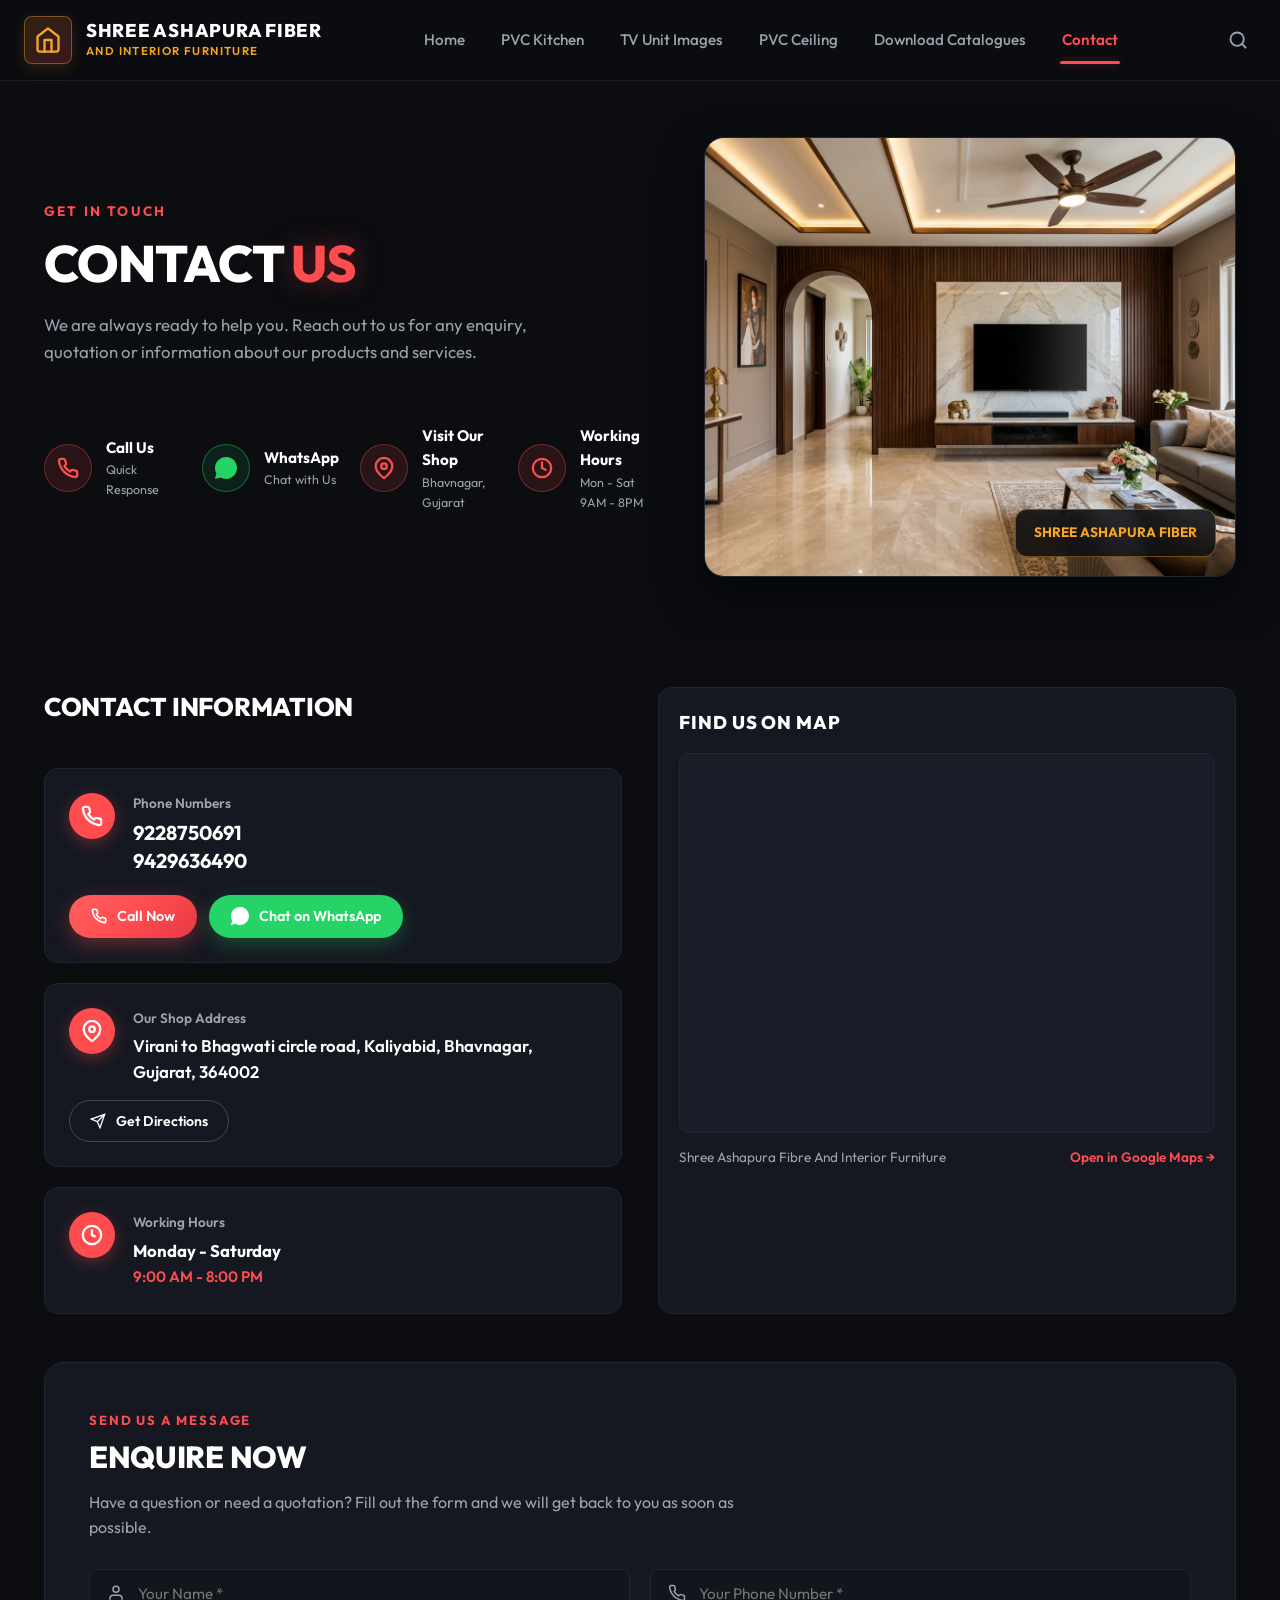
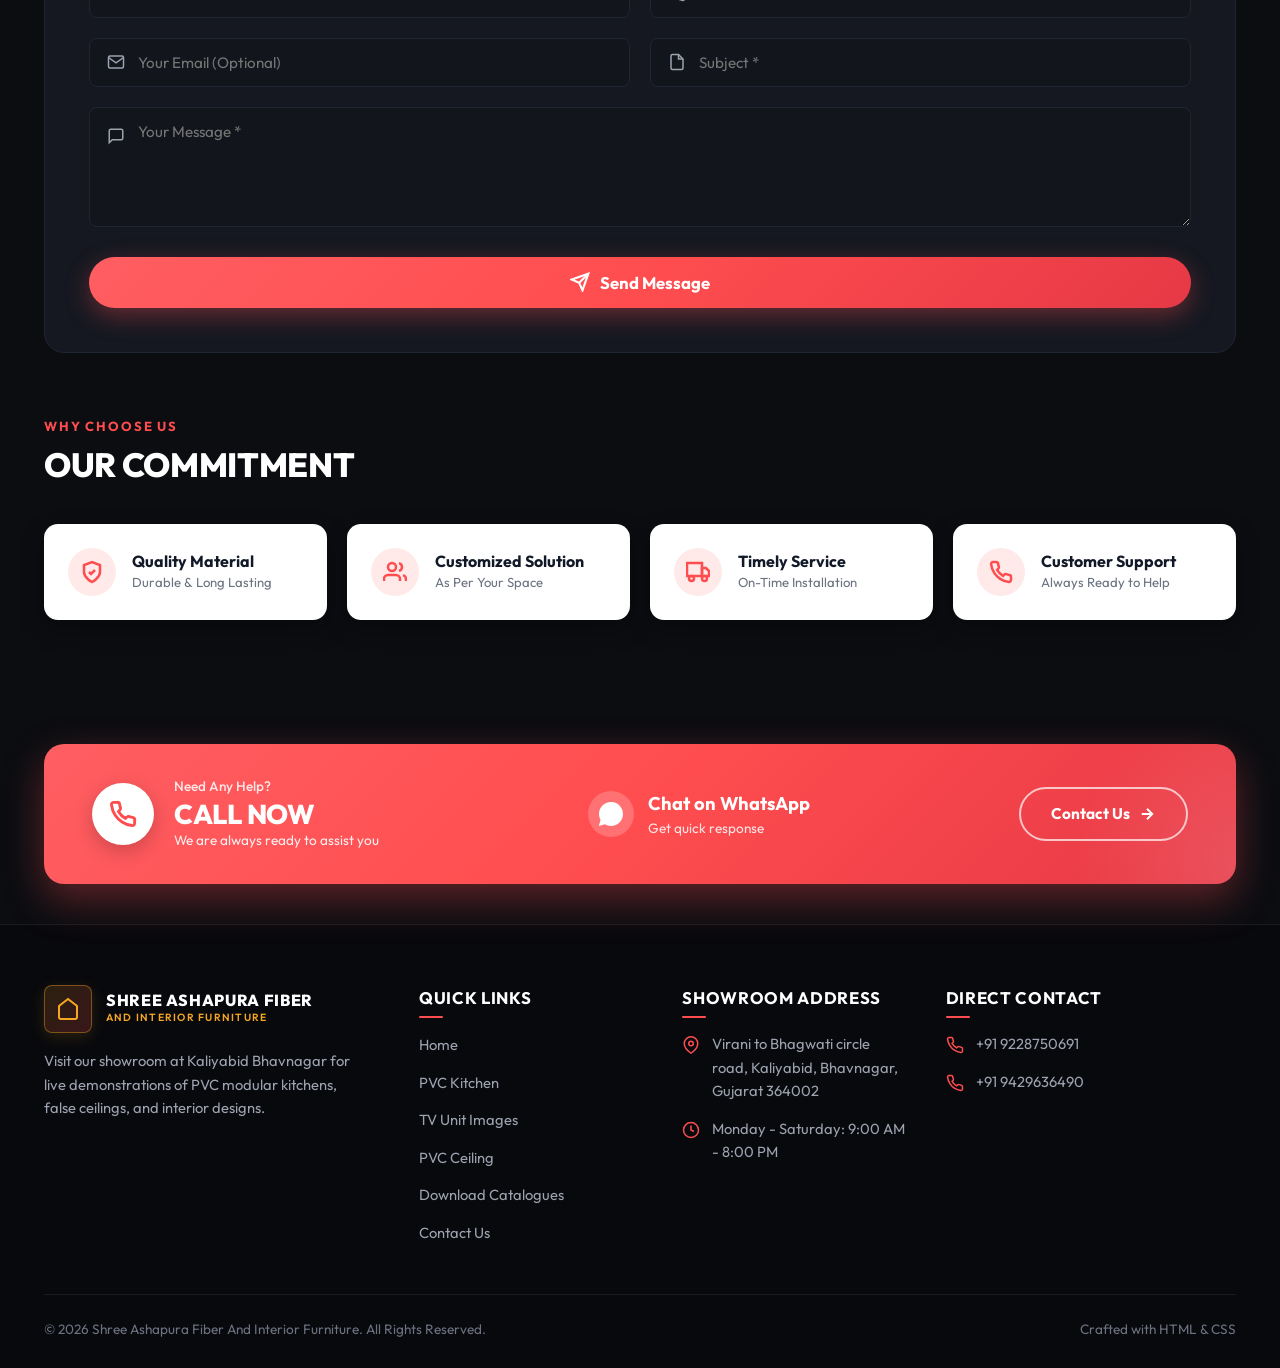
<file: contact.html>
<!DOCTYPE html>
<html lang="en">
<head>
  <meta charset="UTF-8">
  <meta name="viewport" content="width=device-width, initial-scale=1.0">
  <title>Contact Us | Shree Ashapura Fiber and Interior Furniture</title>
  <meta name="description" content="Contact Shree Ashapura Fiber and Interior Furniture in Kaliyabid, Bhavnagar. Call 9228750691, WhatsApp, get directions and send online enquiry.">
  <!-- Shared styles (header, nav, footer, buttons, modals) -->
  <link rel="stylesheet" href="css/base.css">
  <!-- Contact page specific styles -->
  <link rel="stylesheet" href="css/contact.css">
  <link rel="icon" type="image/svg+xml" href="data:image/svg+xml,<svg xmlns='http://www.w3.org/2000/svg' viewBox='0 0 24 24' fill='%23f5a623'><path d='M3 9l9-7 9 7v11a2 2 0 0 1-2 2H5a2 2 0 0 1-2-2z'></path></svg>">
</head>
<body>

  <!-- Site Header -->
  <header class="site-header">
    <div class="nav-container">
      <a href="index.html" class="brand-logo" aria-label="Shree Ashapura Fiber Home">
        <div class="brand-icon">
          <svg width="28" height="28" viewBox="0 0 24 24" fill="none" stroke="currentColor" stroke-width="2" stroke-linecap="round" stroke-linejoin="round">
            <path d="M3 9l9-7 9 7v11a2 2 0 0 1-2 2H5a2 2 0 0 1-2-2z"></path>
            <polyline points="9 22 9 12 15 12 15 22"></polyline>
          </svg>
        </div>
        <div class="brand-text">
          <span class="brand-name">Shree Ashapura Fiber</span>
          <span class="brand-sub">And Interior Furniture</span>
        </div>
      </a>

      <nav class="main-nav" id="mainNav">
        <a href="index.html" class="nav-link">Home</a>
        <a href="pvc-kitchen.html" class="nav-link">PVC Kitchen</a>
        <a href="tv-units.html" class="nav-link">TV Unit Images</a>
        <a href="pvc-ceiling.html" class="nav-link">PVC Ceiling</a>
        <a href="catalogues.html" class="nav-link">Download Catalogues</a>
        <a href="contact.html" class="nav-link active">Contact</a>
      </nav>

      <div class="nav-actions">
        <button class="search-toggle-btn" aria-label="Search website" title="Search">
          <svg width="20" height="20" viewBox="0 0 24 24" fill="none" stroke="currentColor" stroke-width="2.2" stroke-linecap="round" stroke-linejoin="round">
            <circle cx="11" cy="11" r="8"></circle>
            <line x1="21" y1="21" x2="16.65" y2="16.65"></line>
          </svg>
        </button>
        <button class="mobile-toggle" aria-label="Toggle Navigation Menu">
          <svg width="24" height="24" viewBox="0 0 24 24" fill="none" stroke="currentColor" stroke-width="2">
            <line x1="3" y1="12" x2="21" y2="12"></line>
            <line x1="3" y1="6" x2="21" y2="6"></line>
            <line x1="3" y1="18" x2="21" y2="18"></line>
          </svg>
        </button>
      </div>
    </div>
  </header>

  <main>
    <!-- Hero Section -->
    <section class="hero-section">
      <div class="container">
        <div class="hero-grid">
          <div class="hero-content">
            <span class="hero-tag">GET IN TOUCH</span>
            <h1 class="hero-title">
              CONTACT <span class="highlight">US</span>
            </h1>
            <p class="hero-desc">
              We are always ready to help you. Reach out to us for any enquiry, quotation or information about our products and services.
            </p>

            <!-- 4 Quick Info Badges -->
            <div class="contact-hero-info">
              <!-- Item 1: Call Us -->
              <a href="tel:9228750691" class="contact-quick-item">
                <div class="contact-quick-icon">
                  <svg width="22" height="22" viewBox="0 0 24 24" fill="none" stroke="currentColor" stroke-width="2.5" stroke-linecap="round" stroke-linejoin="round">
                    <path d="M22 16.92v3a2 2 0 0 1-2.18 2 19.79 19.79 0 0 1-8.63-3.07 19.5 19.5 0 0 1-6-6 19.79 19.79 0 0 1-3.07-8.67A2 2 0 0 1 4.11 2h3a2 2 0 0 1 2 1.72 12.84 12.84 0 0 0 .7 2.81 2 2 0 0 1-.45 2.11L8.09 9.91a16 16 0 0 0 6 6l1.27-1.27a2 2 0 0 1 2.11-.45 12.84 12.84 0 0 0 2.81.7A2 2 0 0 1 22 16.92z"></path>
                  </svg>
                </div>
                <div class="contact-quick-text">
                  <span class="contact-quick-title">Call Us</span>
                  <span class="contact-quick-sub">Quick Response</span>
                </div>
              </a>

              <!-- Item 2: WhatsApp -->
              <a href="https://wa.me/919228750691" target="_blank" rel="noopener" class="contact-quick-item">
                <div class="contact-quick-icon" style="color: var(--whatsapp-green); border-color: rgba(37, 211, 102, 0.4); background-color: rgba(37, 211, 102, 0.1);">
                  <svg width="22" height="22" viewBox="0 0 24 24" fill="currentColor">
                    <path d="M12.031 6.172c-3.181 0-5.767 2.586-5.768 5.766-.001 1.298.38 2.27 1.019 3.287l-.582 2.128 2.182-.573c.978.58 1.911.928 3.145.929 3.178 0 5.767-2.587 5.768-5.766.001-3.187-2.575-5.771-5.764-5.771zm3.392 8.244c-.144.405-.837.774-1.17.824-.299.045-.677.063-1.092-.069-.252-.08-.575-.187-.988-.365-1.739-.751-2.874-2.502-2.961-2.617-.087-.116-.708-.94-.708-1.793s.448-1.273.607-1.446c.159-.173.346-.217.462-.217l.332.006c.106.005.249-.04.39.298.144.347.491 1.2.534 1.287.043.087.072.188.014.304-.058.116-.087.188-.173.289l-.26.304c-.087.086-.177.18-.076.354.101.174.449.741.964 1.201.662.591 1.221.774 1.394.86.174.086.275.073.376-.044.101-.116.433-.506.549-.68.116-.173.231-.145.39-.086s1.011.477 1.184.564.289.13.332.202c.045.072.045.419-.099.824zm-3.423-14.416c-6.627 0-12 5.373-12 12 0 2.148.566 4.167 1.554 5.918l-1.642 5.992 6.136-1.611c1.7 1.01 3.682 1.601 5.952 1.601 6.627 0 12-5.373 12-12s-5.373-12-12-12z"/>
                  </svg>
                </div>
                <div class="contact-quick-text">
                  <span class="contact-quick-title">WhatsApp</span>
                  <span class="contact-quick-sub">Chat with Us</span>
                </div>
              </a>

              <!-- Item 3: Visit Our Shop -->
              <div class="contact-quick-item">
                <div class="contact-quick-icon">
                  <svg width="22" height="22" viewBox="0 0 24 24" fill="none" stroke="currentColor" stroke-width="2.5" stroke-linecap="round" stroke-linejoin="round">
                    <path d="M21 10c0 7-9 13-9 13s-9-6-9-13a9 9 0 0 1 18 0z"></path>
                    <circle cx="12" cy="10" r="3"></circle>
                  </svg>
                </div>
                <div class="contact-quick-text">
                  <span class="contact-quick-title">Visit Our Shop</span>
                  <span class="contact-quick-sub">Bhavnagar, Gujarat</span>
                </div>
              </div>

              <!-- Item 4: Working Hours -->
              <div class="contact-quick-item">
                <div class="contact-quick-icon">
                  <svg width="22" height="22" viewBox="0 0 24 24" fill="none" stroke="currentColor" stroke-width="2.5" stroke-linecap="round" stroke-linejoin="round">
                    <circle cx="12" cy="12" r="10"></circle>
                    <polyline points="12 6 12 12 16 14"></polyline>
                  </svg>
                </div>
                <div class="contact-quick-text">
                  <span class="contact-quick-title">Working Hours</span>
                  <span class="contact-quick-sub">Mon - Sat 9AM - 8PM</span>
                </div>
              </div>
            </div>
          </div>

          <div class="hero-media-wrapper" style="position: relative;">
            <img src="images/hero-living.jpg" alt="Shree Ashapura Showroom Interior" class="hero-main-img">
            <div style="position: absolute; bottom: 20px; right: 20px; background: rgba(11, 13, 17, 0.85); backdrop-filter: blur(10px); padding: 12px 18px; border-radius: 12px; border: 1px solid rgba(245, 166, 35, 0.4); display: flex; align-items: center; gap: 10px;">
              <span style="color: var(--gold-accent); font-weight: 700; font-size: 0.85rem; text-transform: uppercase;">SHREE ASHAPURA FIBER</span>
            </div>
          </div>
        </div>
      </div>
    </section>

    <!-- Contact Info & Map Section -->
    <section class="section" style="padding-top: 10px;">
      <div class="container">
        <div class="contact-grid-row">
          <!-- Left: Contact Information -->
          <div class="contact-cards-col">
            <div class="section-header" style="margin-bottom: 20px;">
              <h2 class="section-title" style="font-size: 1.6rem;">CONTACT INFORMATION</h2>
            </div>

            <!-- Phone Card -->
            <div class="contact-info-card">
              <div class="info-card-header">
                <div class="info-round-icon">
                  <svg width="22" height="22" viewBox="0 0 24 24" fill="none" stroke="currentColor" stroke-width="2.5">
                    <path d="M22 16.92v3a2 2 0 0 1-2.18 2 19.79 19.79 0 0 1-8.63-3.07 19.5 19.5 0 0 1-6-6 19.79 19.79 0 0 1-3.07-8.67A2 2 0 0 1 4.11 2h3a2 2 0 0 1 2 1.72 12.84 12.84 0 0 0 .7 2.81 2 2 0 0 1-.45 2.11L8.09 9.91a16 16 0 0 0 6 6l1.27-1.27a2 2 0 0 1 2.11-.45 12.84 12.84 0 0 0 2.81.7A2 2 0 0 1 22 16.92z"></path>
                  </svg>
                </div>
                <div class="info-card-text">
                  <div class="info-label">Phone Numbers</div>
                  <div class="info-value-big">
                    <a href="tel:9228750691">9228750691</a><br>
                    <a href="tel:9429636490">9429636490</a>
                  </div>
                </div>
              </div>

              <div class="info-actions-row">
                <a href="tel:9228750691" class="btn btn-coral" style="padding: 10px 22px; font-size: 0.9rem;">
                  <svg width="16" height="16" viewBox="0 0 24 24" fill="none" stroke="currentColor" stroke-width="2.5"><path d="M22 16.92v3a2 2 0 0 1-2.18 2 19.79 19.79 0 0 1-8.63-3.07 19.5 19.5 0 0 1-6-6 19.79 19.79 0 0 1-3.07-8.67A2 2 0 0 1 4.11 2h3a2 2 0 0 1 2 1.72 12.84 12.84 0 0 0 .7 2.81 2 2 0 0 1-.45 2.11L8.09 9.91a16 16 0 0 0 6 6l1.27-1.27a2 2 0 0 1 2.11-.45 12.84 12.84 0 0 0 2.81.7A2 2 0 0 1 22 16.92z"></path></svg>
                  Call Now
                </a>
                <a href="https://wa.me/919228750691" target="_blank" rel="noopener" class="btn btn-whatsapp" style="padding: 10px 22px; font-size: 0.9rem;">
                  <svg width="18" height="18" viewBox="0 0 24 24" fill="currentColor"><path d="M12.031 6.172c-3.181 0-5.767 2.586-5.768 5.766-.001 1.298.38 2.27 1.019 3.287l-.582 2.128 2.182-.573c.978.58 1.911.928 3.145.929 3.178 0 5.767-2.587 5.768-5.766.001-3.187-2.575-5.771-5.764-5.771zm3.392 8.244c-.144.405-.837.774-1.17.824-.299.045-.677.063-1.092-.069-.252-.08-.575-.187-.988-.365-1.739-.751-2.874-2.502-2.961-2.617-.087-.116-.708-.94-.708-1.793s.448-1.273.607-1.446c.159-.173.346-.217.462-.217l.332.006c.106.005.249-.04.39.298.144.347.491 1.2.534 1.287.043.087.072.188.014.304-.058.116-.087.188-.173.289l-.26.304c-.087.086-.177.18-.076.354.101.174.449.741.964 1.201.662.591 1.221.774 1.394.86.174.086.275.073.376-.044.101-.116.433-.506.549-.68.116-.173.231-.145.39-.086s1.011.477 1.184.564.289.13.332.202c.045.072.045.419-.099.824zm-3.423-14.416c-6.627 0-12 5.373-12 12 0 2.148.566 4.167 1.554 5.918l-1.642 5.992 6.136-1.611c1.7 1.01 3.682 1.601 5.952 1.601 6.627 0 12-5.373 12-12s-5.373-12-12-12z"/></svg>
                  Chat on WhatsApp
                </a>
              </div>
            </div>

            <!-- Address Card -->
            <div class="contact-info-card">
              <div class="info-card-header">
                <div class="info-round-icon">
                  <svg width="22" height="22" viewBox="0 0 24 24" fill="none" stroke="currentColor" stroke-width="2.5">
                    <path d="M21 10c0 7-9 13-9 13s-9-6-9-13a9 9 0 0 1 18 0z"></path>
                    <circle cx="12" cy="10" r="3"></circle>
                  </svg>
                </div>
                <div class="info-card-text">
                  <div class="info-label">Our Shop Address</div>
                  <div style="color: var(--text-white); font-weight: 600; font-size: 1.05rem; line-height: 1.5;">
                    Virani to Bhagwati circle road, Kaliyabid, Bhavnagar, Gujarat, 364002
                  </div>
                </div>
              </div>

              <div>
                <a href="https://maps.google.com/?q=Virani+to+Bhagwati+circle+road+Kaliyabid+Bhavnagar+Gujarat+364002" target="_blank" rel="noopener" class="btn btn-outline" style="padding: 9px 20px; font-size: 0.88rem;">
                  <svg width="16" height="16" viewBox="0 0 24 24" fill="none" stroke="currentColor" stroke-width="2"><line x1="22" y1="2" x2="11" y2="13"></line><polygon points="22 2 15 22 11 13 2 9 22 2"></polygon></svg>
                  Get Directions
                </a>
              </div>
            </div>

            <!-- Working Hours Card -->
            <div class="contact-info-card">
              <div class="info-card-header">
                <div class="info-round-icon">
                  <svg width="22" height="22" viewBox="0 0 24 24" fill="none" stroke="currentColor" stroke-width="2.5">
                    <circle cx="12" cy="12" r="10"></circle>
                    <polyline points="12 6 12 12 16 14"></polyline>
                  </svg>
                </div>
                <div class="info-card-text">
                  <div class="info-label">Working Hours</div>
                  <div style="color: var(--text-white); font-weight: 700; font-size: 1.05rem;">
                    Monday - Saturday
                  </div>
                  <div style="color: var(--coral-primary); font-weight: 600; font-size: 0.95rem;">
                    9:00 AM - 8:00 PM
                  </div>
                </div>
              </div>
            </div>
          </div>

          <!-- Right: Find Us On Map -->
          <div class="map-container-box">
            <h3 class="map-header-title">FIND US ON MAP</h3>
            <div class="map-embed-wrapper">
              <iframe 
                src="https://www.google.com/maps/embed?pb=!1m18!1m12!1m3!1d3706.3115456385474!2d72.1384074!3d21.7585093!2m3!1f0!2f0!3f0!3m2!1i1024!2i768!4f13.1!3m3!1m2!1s0x395f5a77028b8cf5%3A0x6b60c441a1c3e387!2sKaliyabid%2C%20Bhavnagar%2C%20Gujarat%20364002!5e0!3m2!1sen!2sin!4v1718000000000!5m2!1sen!2sin" 
                title="Shree Ashapura Fiber And Interior Furniture Location Map"
                loading="lazy"
                referrerpolicy="no-referrer-when-downgrade">
              </iframe>
            </div>
            <div style="margin-top: 14px; display: flex; align-items: center; justify-content: space-between;">
              <span style="font-size: 0.85rem; color: var(--text-secondary);">Shree Ashapura Fibre And Interior Furniture</span>
              <a href="https://maps.google.com/?q=Kaliyabid+Bhavnagar+Gujarat" target="_blank" rel="noopener" style="font-size: 0.85rem; color: var(--coral-primary); font-weight: 600;">Open in Google Maps &rarr;</a>
            </div>
          </div>
        </div>

        <!-- Enquire Now Form -->
        <div class="enquiry-section-box">
          <span class="section-eyebrow">SEND US A MESSAGE</span>
          <h2 class="section-title" style="font-size: 1.9rem; margin-bottom: 8px;">ENQUIRE NOW</h2>
          <p style="color: var(--text-secondary); max-width: 650px;">
            Have a question or need a quotation? Fill out the form and we will get back to you as soon as possible.
          </p>

          <form id="enquiryForm" class="form-grid">
            <!-- Name -->
            <div class="form-group">
              <div class="form-input-wrap">
                <svg width="18" height="18" viewBox="0 0 24 24" fill="none" stroke="currentColor" stroke-width="2">
                  <path d="M20 21v-2a4 4 0 0 0-4-4H8a4 4 0 0 0-4 4v2"></path>
                  <circle cx="12" cy="7" r="4"></circle>
                </svg>
                <input type="text" id="custName" class="form-input" placeholder="Your Name *" required>
              </div>
            </div>

            <!-- Phone -->
            <div class="form-group">
              <div class="form-input-wrap">
                <svg width="18" height="18" viewBox="0 0 24 24" fill="none" stroke="currentColor" stroke-width="2">
                  <path d="M22 16.92v3a2 2 0 0 1-2.18 2 19.79 19.79 0 0 1-8.63-3.07 19.5 19.5 0 0 1-6-6 19.79 19.79 0 0 1-3.07-8.67A2 2 0 0 1 4.11 2h3a2 2 0 0 1 2 1.72 12.84 12.84 0 0 0 .7 2.81 2 2 0 0 1-.45 2.11L8.09 9.91a16 16 0 0 0 6 6l1.27-1.27a2 2 0 0 1 2.11-.45 12.84 12.84 0 0 0 2.81.7A2 2 0 0 1 22 16.92z"></path>
                </svg>
                <input type="tel" id="custPhone" class="form-input" placeholder="Your Phone Number *" required>
              </div>
            </div>

            <!-- Email -->
            <div class="form-group">
              <div class="form-input-wrap">
                <svg width="18" height="18" viewBox="0 0 24 24" fill="none" stroke="currentColor" stroke-width="2">
                  <path d="M4 4h16c1.1 0 2 .9 2 2v12c0 1.1-.9 2-2 2H4c-1.1 0-2-.9-2-2V6c0-1.1.9-2 2-2z"></path>
                  <polyline points="22,6 12,13 2,6"></polyline>
                </svg>
                <input type="email" id="custEmail" class="form-input" placeholder="Your Email (Optional)">
              </div>
            </div>

            <!-- Subject -->
            <div class="form-group">
              <div class="form-input-wrap">
                <svg width="18" height="18" viewBox="0 0 24 24" fill="none" stroke="currentColor" stroke-width="2">
                  <path d="M14 2H6a2 2 0 0 0-2 2v16a2 2 0 0 0 2 2h12a2 2 0 0 0 2-2V8z"></path>
                  <polyline points="14 2 14 8 20 8"></polyline>
                </svg>
                <input type="text" id="custSubject" class="form-input" placeholder="Subject *" required>
              </div>
            </div>

            <!-- Message -->
            <div class="form-group full-width">
              <div class="form-input-wrap">
                <svg width="18" height="18" viewBox="0 0 24 24" fill="none" stroke="currentColor" stroke-width="2" style="top: 20px;">
                  <path d="M21 15a2 2 0 0 1-2 2H7l-4 4V5a2 2 0 0 1 2-2h14a2 2 0 0 1 2 2z"></path>
                </svg>
                <textarea id="custMessage" class="form-textarea" placeholder="Your Message *" required></textarea>
              </div>
            </div>

            <div class="form-submit-row">
              <button type="submit" class="btn-form-submit">
                <svg width="20" height="20" viewBox="0 0 24 24" fill="none" stroke="currentColor" stroke-width="2.5"><line x1="22" y1="2" x2="11" y2="13"></line><polygon points="22 2 15 22 11 13 2 9 22 2"></polygon></svg>
                Send Message
              </button>
            </div>
          </form>
        </div>

        <!-- Why Choose Us / Our Commitment -->
        <div style="margin-top: 60px;">
          <span class="section-eyebrow">WHY CHOOSE US</span>
          <h2 class="section-title">OUR COMMITMENT</h2>

          <div class="commitment-grid">
            <div class="commitment-card">
              <div class="commitment-icon">
                <svg width="24" height="24" viewBox="0 0 24 24" fill="none" stroke="currentColor" stroke-width="2.5"><path d="M12 22s8-4 8-10V5l-8-3-8 3v7c0 6 8 10 8 10z"></path><polyline points="9 12 11 14 15 10"></polyline></svg>
              </div>
              <div>
                <h4 class="commitment-title">Quality Material</h4>
                <p class="commitment-sub">Durable & Long Lasting</p>
              </div>
            </div>

            <div class="commitment-card">
              <div class="commitment-icon">
                <svg width="24" height="24" viewBox="0 0 24 24" fill="none" stroke="currentColor" stroke-width="2.5"><path d="M17 21v-2a4 4 0 0 0-4-4H5a4 4 0 0 0-4 4v2"></path><circle cx="9" cy="7" r="4"></circle><path d="M23 21v-2a4 4 0 0 0-3-3.87"></path><path d="M16 3.13a4 4 0 0 1 0 7.75"></path></svg>
              </div>
              <div>
                <h4 class="commitment-title">Customized Solution</h4>
                <p class="commitment-sub">As Per Your Space</p>
              </div>
            </div>

            <div class="commitment-card">
              <div class="commitment-icon">
                <svg width="24" height="24" viewBox="0 0 24 24" fill="none" stroke="currentColor" stroke-width="2.5"><rect x="1" y="3" width="15" height="13"></rect><polygon points="16 8 20 8 23 11 23 16 16 16 16 8"></polygon><circle cx="5.5" cy="18.5" r="2.5"></circle><circle cx="18.5" cy="18.5" r="2.5"></circle></svg>
              </div>
              <div>
                <h4 class="commitment-title">Timely Service</h4>
                <p class="commitment-sub">On-Time Installation</p>
              </div>
            </div>

            <div class="commitment-card">
              <div class="commitment-icon">
                <svg width="24" height="24" viewBox="0 0 24 24" fill="none" stroke="currentColor" stroke-width="2.5"><path d="M22 16.92v3a2 2 0 0 1-2.18 2 19.79 19.79 0 0 1-8.63-3.07 19.5 19.5 0 0 1-6-6 19.79 19.79 0 0 1-3.07-8.67A2 2 0 0 1 4.11 2h3a2 2 0 0 1 2 1.72 12.84 12.84 0 0 0 .7 2.81 2 2 0 0 1-.45 2.11L8.09 9.91a16 16 0 0 0 6 6l1.27-1.27a2 2 0 0 1 2.11-.45 12.84 12.84 0 0 0 2.81.7A2 2 0 0 1 22 16.92z"></path></svg>
              </div>
              <div>
                <h4 class="commitment-title">Customer Support</h4>
                <p class="commitment-sub">Always Ready to Help</p>
              </div>
            </div>
          </div>
        </div>
      </div>
    </section>

    <!-- Bottom CTA Red Banner -->
    <div class="container">
      <div class="bottom-cta-banner">
        <div class="cta-left-box">
          <div class="cta-round-phone-icon">
            <svg width="28" height="28" viewBox="0 0 24 24" fill="none" stroke="currentColor" stroke-width="2.5" stroke-linecap="round" stroke-linejoin="round">
              <path d="M22 16.92v3a2 2 0 0 1-2.18 2 19.79 19.79 0 0 1-8.63-3.07 19.5 19.5 0 0 1-6-6 19.79 19.79 0 0 1-3.07-8.67A2 2 0 0 1 4.11 2h3a2 2 0 0 1 2 1.72 12.84 12.84 0 0 0 .7 2.81 2 2 0 0 1-.45 2.11L8.09 9.91a16 16 0 0 0 6 6l1.27-1.27a2 2 0 0 1 2.11-.45 12.84 12.84 0 0 0 2.81.7A2 2 0 0 1 22 16.92z"></path>
            </svg>
          </div>
          <div class="cta-left-text">
            <span class="cta-tagline">Need Any Help?</span>
            <span class="cta-main-heading">CALL NOW</span>
            <span class="cta-sub-note">We are always ready to assist you</span>
          </div>
        </div>

        <div class="cta-center-whatsapp">
          <div class="whatsapp-bubble-icon">
            <svg width="24" height="24" viewBox="0 0 24 24" fill="currentColor">
              <path d="M12.031 6.172c-3.181 0-5.767 2.586-5.768 5.766-.001 1.298.38 2.27 1.019 3.287l-.582 2.128 2.182-.573c.978.58 1.911.928 3.145.929 3.178 0 5.767-2.587 5.768-5.766.001-3.187-2.575-5.771-5.764-5.771zm3.392 8.244c-.144.405-.837.774-1.17.824-.299.045-.677.063-1.092-.069-.252-.08-.575-.187-.988-.365-1.739-.751-2.874-2.502-2.961-2.617-.087-.116-.708-.94-.708-1.793s.448-1.273.607-1.446c.159-.173.346-.217.462-.217l.332.006c.106.005.249-.04.39.298.144.347.491 1.2.534 1.287.043.087.072.188.014.304-.058.116-.087.188-.173.289l-.26.304c-.087.086-.177.18-.076.354.101.174.449.741.964 1.201.662.591 1.221.774 1.394.86.174.086.275.073.376-.044.101-.116.433-.506.549-.68.116-.173.231-.145.39-.086s1.011.477 1.184.564.289.13.332.202c.045.072.045.419-.099.824zm-3.423-14.416c-6.627 0-12 5.373-12 12 0 2.148.566 4.167 1.554 5.918l-1.642 5.992 6.136-1.611c1.7 1.01 3.682 1.601 5.952 1.601 6.627 0 12-5.373 12-12s-5.373-12-12-12z"/>
            </svg>
          </div>
          <div class="whatsapp-text-col">
            <span class="whatsapp-heading">Chat on WhatsApp</span>
            <span class="whatsapp-sub">Get quick response</span>
          </div>
        </div>

        <a href="#enquiryForm" class="btn-cta-contact">
          Contact Us
          <svg width="18" height="18" viewBox="0 0 24 24" fill="none" stroke="currentColor" stroke-width="2.5">
            <line x1="5" y1="12" x2="19" y2="12"></line>
            <polyline points="12 5 19 12 12 19"></polyline>
          </svg>
        </a>
      </div>
    </div>
  </main>

  <!-- Site Footer -->
  <footer class="site-footer">
    <div class="container">
      <div class="footer-grid">
        <div class="footer-col-about">
          <a href="index.html" class="brand-logo" style="margin-bottom: 12px;">
            <div class="brand-icon">
              <svg width="24" height="24" viewBox="0 0 24 24" fill="none" stroke="currentColor" stroke-width="2">
                <path d="M3 9l9-7 9 7v11a2 2 0 0 1-2 2H5a2 2 0 0 1-2-2z"></path>
              </svg>
            </div>
            <div class="brand-text">
              <span class="brand-name" style="font-size: 1rem;">Shree Ashapura Fiber</span>
              <span class="brand-sub" style="font-size: 0.65rem;">And Interior Furniture</span>
            </div>
          </a>
          <p>
            Visit our showroom at Kaliyabid Bhavnagar for live demonstrations of PVC modular kitchens, false ceilings, and interior designs.
          </p>
        </div>

        <div class="footer-col">
          <h4 class="footer-heading">Quick Links</h4>
          <ul class="footer-links-list">
            <li><a href="index.html">Home</a></li>
            <li><a href="pvc-kitchen.html">PVC Kitchen</a></li>
            <li><a href="tv-units.html">TV Unit Images</a></li>
            <li><a href="pvc-ceiling.html">PVC Ceiling</a></li>
            <li><a href="catalogues.html">Download Catalogues</a></li>
            <li><a href="contact.html">Contact Us</a></li>
          </ul>
        </div>

        <div class="footer-col">
          <h4 class="footer-heading">Showroom Address</h4>
          <div class="footer-contact-item">
            <svg width="18" height="18" viewBox="0 0 24 24" fill="none" stroke="currentColor" stroke-width="2"><path d="M21 10c0 7-9 13-9 13s-9-6-9-13a9 9 0 0 1 18 0z"></path><circle cx="12" cy="10" r="3"></circle></svg>
            <span>Virani to Bhagwati circle road, Kaliyabid, Bhavnagar, Gujarat 364002</span>
          </div>
          <div class="footer-contact-item">
            <svg width="18" height="18" viewBox="0 0 24 24" fill="none" stroke="currentColor" stroke-width="2"><circle cx="12" cy="12" r="10"></circle><polyline points="12 6 12 12 16 14"></polyline></svg>
            <span>Monday - Saturday: 9:00 AM - 8:00 PM</span>
          </div>
        </div>

        <div class="footer-col">
          <h4 class="footer-heading">Direct Contact</h4>
          <div class="footer-contact-item">
            <svg width="18" height="18" viewBox="0 0 24 24" fill="none" stroke="currentColor" stroke-width="2"><path d="M22 16.92v3a2 2 0 0 1-2.18 2 19.79 19.79 0 0 1-8.63-3.07 19.5 19.5 0 0 1-6-6 19.79 19.79 0 0 1-3.07-8.67A2 2 0 0 1 4.11 2h3a2 2 0 0 1 2 1.72 12.84 12.84 0 0 0 .7 2.81 2 2 0 0 1-.45 2.11L8.09 9.91a16 16 0 0 0 6 6l1.27-1.27a2 2 0 0 1 2.11-.45 12.84 12.84 0 0 0 2.81.7A2 2 0 0 1 22 16.92z"></path></svg>
            <span>+91 9228750691</span>
          </div>
          <div class="footer-contact-item">
            <svg width="18" height="18" viewBox="0 0 24 24" fill="none" stroke="currentColor" stroke-width="2"><path d="M22 16.92v3a2 2 0 0 1-2.18 2 19.79 19.79 0 0 1-8.63-3.07 19.5 19.5 0 0 1-6-6 19.79 19.79 0 0 1-3.07-8.67A2 2 0 0 1 4.11 2h3a2 2 0 0 1 2 1.72 12.84 12.84 0 0 0 .7 2.81 2 2 0 0 1-.45 2.11L8.09 9.91a16 16 0 0 0 6 6l1.27-1.27a2 2 0 0 1 2.11-.45 12.84 12.84 0 0 0 2.81.7A2 2 0 0 1 22 16.92z"></path></svg>
            <span>+91 9429636490</span>
          </div>
        </div>
      </div>

      <div class="footer-bottom-bar">
        <span>&copy; 2026 Shree Ashapura Fiber And Interior Furniture. All Rights Reserved.</span>
        <span>Crafted with HTML & CSS</span>
      </div>
    </div>
  </footer>

  <!-- Search Modal -->
  <div class="modal-overlay" id="searchModal">
    <div class="search-modal-box">
      <button class="modal-close-btn" id="searchClose" aria-label="Close search">&times;</button>
      <div class="search-input-header">
        <svg width="22" height="22" viewBox="0 0 24 24" fill="none" stroke="currentColor" stroke-width="2.5">
          <circle cx="11" cy="11" r="8"></circle>
          <line x1="21" y1="21" x2="16.65" y2="16.65"></line>
        </svg>
        <input type="text" id="searchInput" placeholder="Search designs, kitchen, ceiling, catalogues..." autocomplete="off">
      </div>
      <div class="search-quick-links">
        <span style="font-size: 0.85rem; color: var(--text-muted); margin-right: 6px;">Popular:</span>
        <span class="search-chip" data-search="kitchen">PVC Kitchen</span>
        <span class="search-chip" data-search="ceiling">PVC Ceiling</span>
        <span class="search-chip" data-search="tv">TV Unit</span>
        <span class="search-chip" data-search="catalogues">Catalogues</span>
        <span class="search-chip" data-search="contact">Contact & Map</span>
      </div>
    </div>
  </div>

  <script src="js/main.js"></script>
</body>
</html>
</file>
<file: css/base.css>
/* ===================================================================
   BASE.CSS - Shared Styles (Header, Nav, Buttons, Footer, Modals)
   Shree Ashapura Fiber And Interior Furniture
   Import this on EVERY page.
   =================================================================== */

@import url('https://fonts.googleapis.com/css2?family=Outfit:wght@300;400;500;600;700;800&family=Plus+Jakarta+Sans:wght@400;500;600;700&display=swap');

/* -------------------------------------------------------------------
   CSS VARIABLES (Design Tokens)
   ------------------------------------------------------------------- */
:root {
  --bg-body: #0b0d11;
  --bg-header: rgba(11, 13, 17, 0.92);
  --bg-surface: #12151c;
  --bg-card: #151821;
  --bg-card-hover: #1a1e2a;
  --bg-input: #1a1e28;
  --bg-light-box: #202432;

  --coral-primary: #ff4d4f;
  --coral-gradient: linear-gradient(135deg, #ff5e62 0%, #ff4d4f 50%, #e63946 100%);
  --coral-glow: rgba(255, 77, 79, 0.35);
  --coral-light: rgba(255, 77, 79, 0.12);

  --gold-accent: #f5a623;
  --whatsapp-green: #25d366;
  --whatsapp-hover: #20ba59;

  --text-white: #ffffff;
  --text-primary: #f3f4f6;
  --text-secondary: #9ca3af;
  --text-muted: #6b7280;

  --border-subtle: rgba(255, 255, 255, 0.08);
  --border-card: #202532;
  --border-card-hover: rgba(255, 77, 79, 0.4);

  --radius-sm: 8px;
  --radius-md: 14px;
  --radius-lg: 20px;
  --radius-full: 9999px;

  --shadow-card: 0 10px 30px -10px rgba(0, 0, 0, 0.5);
  --shadow-glow: 0 0 35px rgba(255, 77, 79, 0.25);
  --transition-fast: 0.2s cubic-bezier(0.4, 0, 0.2, 1);
  --transition-normal: 0.3s cubic-bezier(0.4, 0, 0.2, 1);
}

/* -------------------------------------------------------------------
   BASE RESET
   ------------------------------------------------------------------- */
*, *::before, *::after {
  margin: 0;
  padding: 0;
  box-sizing: border-box;
}

html {
  scroll-behavior: smooth;
  font-size: 16px;
}

body {
  font-family: 'Outfit', 'Plus Jakarta Sans', -apple-system, BlinkMacSystemFont, sans-serif;
  background-color: var(--bg-body);
  color: var(--text-primary);
  line-height: 1.6;
  overflow-x: hidden;
  -webkit-font-smoothing: antialiased;
}

img {
  max-width: 100%;
  height: auto;
  display: block;
}

a {
  color: inherit;
  text-decoration: none;
  transition: var(--transition-fast);
}

button, input, textarea, select {
  font-family: inherit;
}

.container {
  width: 100%;
  max-width: 1240px;
  margin: 0 auto;
  padding: 0 24px;
}

/* -------------------------------------------------------------------
   HEADER & NAVIGATION
   ------------------------------------------------------------------- */
.site-header {
  position: sticky;
  top: 0;
  z-index: 1000;
  background-color: var(--bg-header);
  backdrop-filter: blur(14px);
  -webkit-backdrop-filter: blur(14px);
  border-bottom: 1px solid var(--border-subtle);
  transition: var(--transition-normal);
}

.nav-container {
  display: flex;
  align-items: center;
  justify-content: space-between;
  height: 80px;
  padding: 0 24px;
  max-width: 1300px;
  margin: 0 auto;
}

.brand-logo {
  display: flex;
  align-items: center;
  gap: 14px;
  text-decoration: none;
}

.brand-icon {
  width: 48px;
  height: 48px;
  border-radius: var(--radius-sm);
  background: linear-gradient(135deg, rgba(245, 166, 35, 0.15), rgba(255, 77, 79, 0.2));
  border: 1px solid rgba(245, 166, 35, 0.4);
  display: flex;
  align-items: center;
  justify-content: center;
  color: var(--gold-accent);
  box-shadow: 0 4px 15px rgba(245, 166, 35, 0.15);
  flex-shrink: 0;
}

.brand-text {
  display: flex;
  flex-direction: column;
}

.brand-name {
  font-size: 1.15rem;
  font-weight: 800;
  letter-spacing: 0.04em;
  color: var(--text-white);
  line-height: 1.2;
  text-transform: uppercase;
}

.brand-sub {
  font-size: 0.72rem;
  font-weight: 600;
  letter-spacing: 0.12em;
  color: var(--gold-accent);
  text-transform: uppercase;
}

.main-nav {
  display: flex;
  align-items: center;
  gap: 32px;
}

.nav-link {
  font-size: 0.95rem;
  font-weight: 500;
  color: var(--text-secondary);
  position: relative;
  padding: 8px 2px;
  display: inline-block;
}

.nav-link:hover {
  color: var(--text-white);
}

.nav-link.active {
  color: var(--coral-primary);
  font-weight: 600;
}

.nav-link.active::after {
  content: '';
  position: absolute;
  bottom: -4px;
  left: 0;
  width: 100%;
  height: 3px;
  background-color: var(--coral-primary);
  border-radius: var(--radius-full);
  box-shadow: 0 0 10px var(--coral-glow);
}

.nav-actions {
  display: flex;
  align-items: center;
  gap: 16px;
}

.search-toggle-btn {
  background: transparent;
  border: none;
  color: var(--text-secondary);
  cursor: pointer;
  padding: 8px;
  border-radius: 50%;
  display: flex;
  align-items: center;
  justify-content: center;
  transition: var(--transition-fast);
}

.search-toggle-btn:hover {
  color: var(--coral-primary);
  background-color: var(--coral-light);
}

.mobile-toggle {
  display: none;
  background: transparent;
  border: none;
  color: var(--text-white);
  cursor: pointer;
  padding: 8px;
  font-size: 1.4rem;
}

/* -------------------------------------------------------------------
   HERO SECTION (Shared)
   ------------------------------------------------------------------- */
.hero-section {
  padding: 56px 0 64px;
  position: relative;
  overflow: hidden;
}

.hero-grid {
  display: grid;
  grid-template-columns: 1.15fr 1fr;
  align-items: center;
  gap: 48px;
}

.hero-content {
  display: flex;
  flex-direction: column;
}

.hero-tag {
  font-size: 0.85rem;
  font-weight: 700;
  letter-spacing: 0.16em;
  color: var(--coral-primary);
  text-transform: uppercase;
  margin-bottom: 12px;
  display: flex;
  align-items: center;
  gap: 8px;
}

.hero-title {
  font-size: 3.2rem;
  font-weight: 800;
  line-height: 1.12;
  letter-spacing: -0.02em;
  color: var(--text-white);
  margin-bottom: 18px;
  text-transform: uppercase;
}

.hero-title .highlight {
  color: var(--coral-primary);
  text-shadow: 0 0 30px var(--coral-glow);
}

.hero-desc {
  font-size: 1.05rem;
  color: var(--text-secondary);
  line-height: 1.65;
  margin-bottom: 30px;
  max-width: 540px;
}

.hero-buttons {
  display: flex;
  align-items: center;
  flex-wrap: wrap;
  gap: 16px;
  margin-bottom: 36px;
}

.hero-media-wrapper {
  position: relative;
  width: 100%;
}

.hero-main-img {
  width: 100%;
  height: 440px;
  object-fit: cover;
  border-radius: var(--radius-lg);
  border: 1px solid var(--border-card);
  box-shadow: 0 20px 45px rgba(0, 0, 0, 0.6);
  transition: transform var(--transition-normal);
}

.hero-main-img:hover {
  transform: scale(1.015);
}

/* Feature Badges (Shared) */
.feature-badges-grid {
  display: grid;
  grid-template-columns: repeat(4, 1fr);
  gap: 16px;
}

.feature-badges-3col {
  grid-template-columns: repeat(3, 1fr);
}

.feature-badge-item {
  display: flex;
  align-items: center;
  gap: 12px;
}

.badge-icon-box {
  width: 44px;
  height: 44px;
  border-radius: var(--radius-sm);
  background-color: var(--coral-light);
  border: 1px solid rgba(255, 77, 79, 0.25);
  display: flex;
  align-items: center;
  justify-content: center;
  color: var(--coral-primary);
  flex-shrink: 0;
}

.badge-info {
  display: flex;
  flex-direction: column;
}

.badge-title {
  font-size: 0.9rem;
  font-weight: 700;
  color: var(--text-white);
  line-height: 1.25;
}

.badge-subtitle {
  font-size: 0.74rem;
  color: var(--text-secondary);
}

/* -------------------------------------------------------------------
   BUTTONS (Shared)
   ------------------------------------------------------------------- */
.btn {
  display: inline-flex;
  align-items: center;
  justify-content: center;
  gap: 10px;
  padding: 13px 28px;
  border-radius: var(--radius-full);
  font-size: 0.96rem;
  font-weight: 600;
  cursor: pointer;
  transition: var(--transition-normal);
  border: none;
  text-align: center;
}

.btn-coral {
  background: var(--coral-gradient);
  color: var(--text-white);
  box-shadow: 0 6px 20px rgba(255, 77, 79, 0.35);
}

.btn-coral:hover {
  transform: translateY(-2px);
  box-shadow: 0 10px 28px rgba(255, 77, 79, 0.45);
  color: var(--text-white);
}

.btn-whatsapp {
  background-color: var(--whatsapp-green);
  color: var(--text-white);
  box-shadow: 0 6px 20px rgba(37, 211, 102, 0.28);
}

.btn-whatsapp:hover {
  background-color: var(--whatsapp-hover);
  transform: translateY(-2px);
  box-shadow: 0 10px 28px rgba(37, 211, 102, 0.4);
  color: var(--text-white);
}

.btn-outline {
  background: transparent;
  color: var(--text-white);
  border: 1px solid rgba(255, 255, 255, 0.2);
}

.btn-outline:hover {
  background: rgba(255, 255, 255, 0.08);
  border-color: var(--text-white);
}

.btn-dark {
  background-color: var(--bg-surface);
  color: var(--text-white);
  border: 1px solid var(--border-card);
}

.btn-dark:hover {
  background-color: var(--bg-card-hover);
  border-color: var(--coral-primary);
}

/* -------------------------------------------------------------------
   SECTION HEADINGS & FILTER TABS (Shared)
   ------------------------------------------------------------------- */
.section {
  padding: 60px 0;
}

.section-header {
  margin-bottom: 32px;
}

.section-eyebrow {
  font-size: 0.82rem;
  font-weight: 700;
  letter-spacing: 0.14em;
  color: var(--coral-primary);
  text-transform: uppercase;
  margin-bottom: 6px;
}

.section-heading-row {
  display: flex;
  align-items: flex-end;
  justify-content: space-between;
  flex-wrap: wrap;
  gap: 20px;
}

.section-title {
  font-size: 2.1rem;
  font-weight: 800;
  color: var(--text-white);
  text-transform: uppercase;
  letter-spacing: -0.01em;
}

.view-all-link {
  font-size: 0.95rem;
  font-weight: 600;
  color: var(--coral-primary);
  display: inline-flex;
  align-items: center;
  gap: 6px;
}

.view-all-link:hover {
  text-decoration: underline;
  transform: translateX(4px);
}

.filter-tabs {
  display: flex;
  align-items: center;
  flex-wrap: wrap;
  gap: 10px;
  margin-top: 10px;
}

.filter-btn {
  padding: 8px 20px;
  border-radius: var(--radius-full);
  font-size: 0.88rem;
  font-weight: 500;
  background-color: var(--bg-surface);
  color: var(--text-secondary);
  border: 1px solid var(--border-card);
  cursor: pointer;
  transition: var(--transition-fast);
}

.filter-btn:hover {
  color: var(--text-white);
  border-color: rgba(255, 255, 255, 0.2);
}

.filter-btn.active {
  background-color: var(--coral-primary);
  color: var(--text-white);
  border-color: var(--coral-primary);
  font-weight: 600;
  box-shadow: 0 4px 15px var(--coral-glow);
}

/* -------------------------------------------------------------------
   DESIGN CARDS GRID (Shared - Kitchen, Ceiling, TV Units)
   ------------------------------------------------------------------- */
.cards-grid {
  display: grid;
  grid-template-columns: repeat(3, 1fr);
  gap: 28px;
  margin-top: 36px;
}

.design-card {
  background-color: var(--bg-card);
  border-radius: var(--radius-md);
  overflow: hidden;
  border: 1px solid var(--border-card);
  transition: var(--transition-normal);
  display: flex;
  flex-direction: column;
  cursor: pointer;
}

.design-card:hover {
  transform: translateY(-6px);
  border-color: var(--border-card-hover);
  box-shadow: 0 16px 35px rgba(0, 0, 0, 0.5), 0 0 25px rgba(255, 77, 79, 0.15);
}

.card-img-wrap {
  position: relative;
  width: 100%;
  height: 230px;
  overflow: hidden;
  background-color: #0d0f14;
}

.card-img {
  width: 100%;
  height: 100%;
  object-fit: cover;
  transition: transform 0.4s ease;
}

.design-card:hover .card-img {
  transform: scale(1.06);
}

.card-overlay-badge {
  position: absolute;
  top: 14px;
  right: 14px;
  background-color: rgba(11, 13, 17, 0.75);
  backdrop-filter: blur(8px);
  color: var(--text-white);
  font-size: 0.75rem;
  font-weight: 600;
  padding: 4px 10px;
  border-radius: var(--radius-full);
  border: 1px solid rgba(255, 255, 255, 0.1);
}

.card-body {
  padding: 18px 20px 22px;
  display: flex;
  flex-direction: column;
}

.card-title {
  font-size: 1.15rem;
  font-weight: 700;
  color: var(--text-white);
  margin-bottom: 4px;
  line-height: 1.3;
}

.card-subtitle {
  font-size: 0.88rem;
  color: var(--text-secondary);
}

/* -------------------------------------------------------------------
   DOWNLOAD CATALOGUES STRIP BANNER (Shared - Kitchen, Ceiling, TV)
   ------------------------------------------------------------------- */
.catalogues-strip-banner {
  background-color: var(--bg-surface);
  border: 1px solid var(--border-card);
  border-radius: var(--radius-md);
  padding: 32px 40px;
  display: flex;
  align-items: center;
  justify-content: space-between;
  gap: 30px;
  margin-top: 60px;
}

.strip-left {
  display: flex;
  align-items: center;
  gap: 22px;
}

.strip-icon {
  width: 64px;
  height: 64px;
  border-radius: 50%;
  background: var(--coral-gradient);
  display: flex;
  align-items: center;
  justify-content: center;
  color: var(--text-white);
  box-shadow: 0 6px 20px var(--coral-glow);
  flex-shrink: 0;
}

.strip-eyebrow {
  font-size: 0.8rem;
  font-weight: 700;
  letter-spacing: 0.14em;
  color: var(--coral-primary);
  text-transform: uppercase;
  margin-bottom: 4px;
}

.strip-title {
  font-size: 1.6rem;
  font-weight: 800;
  color: var(--text-white);
  text-transform: uppercase;
  margin-bottom: 4px;
}

.strip-sub {
  font-size: 0.95rem;
  color: var(--text-secondary);
}

/* -------------------------------------------------------------------
   BOTTOM CTA BANNER (All Pages)
   ------------------------------------------------------------------- */
.bottom-cta-banner {
  background: var(--coral-gradient);
  border-radius: var(--radius-lg);
  padding: 32px 48px;
  margin: 64px auto 40px;
  max-width: 1240px;
  display: flex;
  align-items: center;
  justify-content: space-between;
  gap: 28px;
  box-shadow: 0 15px 40px var(--coral-glow);
  position: relative;
  overflow: hidden;
}

.bottom-cta-banner::before {
  content: '';
  position: absolute;
  top: -50%;
  right: -20%;
  width: 400px;
  height: 400px;
  background: radial-gradient(circle, rgba(255, 255, 255, 0.15) 0%, transparent 70%);
  pointer-events: none;
}

.cta-left-box {
  display: flex;
  align-items: center;
  gap: 20px;
}

.cta-round-phone-icon {
  width: 62px;
  height: 62px;
  border-radius: 50%;
  background-color: var(--text-white);
  color: var(--coral-primary);
  display: flex;
  align-items: center;
  justify-content: center;
  flex-shrink: 0;
  box-shadow: 0 6px 20px rgba(0, 0, 0, 0.2);
}

.cta-left-text {
  display: flex;
  flex-direction: column;
}

.cta-tagline {
  font-size: 0.85rem;
  color: rgba(255, 255, 255, 0.85);
  font-weight: 500;
}

.cta-main-heading {
  font-size: 1.7rem;
  font-weight: 800;
  color: var(--text-white);
  line-height: 1.2;
  letter-spacing: -0.01em;
}

.cta-sub-note {
  font-size: 0.85rem;
  color: rgba(255, 255, 255, 0.9);
}

.cta-center-whatsapp {
  display: flex;
  align-items: center;
  gap: 14px;
}

.whatsapp-bubble-icon {
  width: 46px;
  height: 46px;
  border-radius: 50%;
  background-color: rgba(255, 255, 255, 0.2);
  color: var(--text-white);
  display: flex;
  align-items: center;
  justify-content: center;
  flex-shrink: 0;
}

.whatsapp-text-col {
  display: flex;
  flex-direction: column;
}

.whatsapp-heading {
  font-size: 1.15rem;
  font-weight: 700;
  color: var(--text-white);
}

.whatsapp-sub {
  font-size: 0.85rem;
  color: rgba(255, 255, 255, 0.85);
}

.btn-cta-contact {
  padding: 13px 30px;
  background-color: transparent;
  border: 2px solid rgba(255, 255, 255, 0.7);
  border-radius: var(--radius-full);
  color: var(--text-white);
  font-size: 0.96rem;
  font-weight: 700;
  cursor: pointer;
  display: inline-flex;
  align-items: center;
  gap: 8px;
  white-space: nowrap;
  transition: var(--transition-fast);
}

.btn-cta-contact:hover {
  background-color: var(--text-white);
  color: var(--coral-primary);
  border-color: var(--text-white);
}

/* -------------------------------------------------------------------
   FOOTER (All Pages)
   ------------------------------------------------------------------- */
.site-footer {
  background-color: #08090d;
  border-top: 1px solid var(--border-subtle);
  padding: 60px 0 28px;
  margin-top: 40px;
}

.footer-grid {
  display: grid;
  grid-template-columns: 1.5fr 1fr 1fr 1.3fr;
  gap: 40px;
  margin-bottom: 48px;
}

.footer-col-about p {
  color: var(--text-secondary);
  font-size: 0.92rem;
  line-height: 1.6;
  margin: 16px 0 20px;
  max-width: 320px;
}

.footer-heading {
  font-size: 1.05rem;
  font-weight: 700;
  color: var(--text-white);
  text-transform: uppercase;
  margin-bottom: 20px;
  letter-spacing: 0.04em;
  position: relative;
  display: inline-block;
}

.footer-heading::after {
  content: '';
  position: absolute;
  bottom: -6px;
  left: 0;
  width: 24px;
  height: 2px;
  background-color: var(--coral-primary);
  border-radius: 2px;
}

.footer-links-list {
  list-style: none;
  display: flex;
  flex-direction: column;
  gap: 12px;
}

.footer-links-list a {
  color: var(--text-secondary);
  font-size: 0.92rem;
  display: inline-flex;
  align-items: center;
  gap: 8px;
}

.footer-links-list a:hover {
  color: var(--coral-primary);
  transform: translateX(4px);
}

.footer-contact-item {
  display: flex;
  gap: 12px;
  margin-bottom: 14px;
  color: var(--text-secondary);
  font-size: 0.92rem;
}

.footer-contact-item svg {
  color: var(--coral-primary);
  flex-shrink: 0;
  margin-top: 4px;
}

.footer-bottom-bar {
  padding-top: 24px;
  border-top: 1px solid var(--border-subtle);
  display: flex;
  align-items: center;
  justify-content: space-between;
  flex-wrap: wrap;
  gap: 16px;
  font-size: 0.85rem;
  color: var(--text-muted);
}

/* -------------------------------------------------------------------
   MODALS — Lightbox & Search (Shared)
   ------------------------------------------------------------------- */
.modal-overlay {
  position: fixed;
  top: 0;
  left: 0;
  width: 100vw;
  height: 100vh;
  background-color: rgba(5, 7, 10, 0.92);
  backdrop-filter: blur(12px);
  z-index: 9999;
  display: none;
  align-items: center;
  justify-content: center;
  padding: 24px;
  opacity: 0;
  transition: opacity 0.25s ease;
}

.modal-overlay.active {
  display: flex;
  opacity: 1;
}

.modal-lightbox-content {
  position: relative;
  max-width: 900px;
  width: 100%;
  background-color: var(--bg-card);
  border-radius: var(--radius-md);
  border: 1px solid var(--border-card);
  overflow: hidden;
  box-shadow: 0 25px 60px rgba(0, 0, 0, 0.8);
  animation: modalZoom 0.25s ease;
}

@keyframes modalZoom {
  from { transform: scale(0.92); opacity: 0; }
  to   { transform: scale(1);    opacity: 1; }
}

.modal-close-btn {
  position: absolute;
  top: 16px;
  right: 16px;
  width: 38px;
  height: 38px;
  border-radius: 50%;
  background-color: rgba(0, 0, 0, 0.6);
  border: 1px solid rgba(255, 255, 255, 0.2);
  color: var(--text-white);
  font-size: 1.2rem;
  cursor: pointer;
  display: flex;
  align-items: center;
  justify-content: center;
  z-index: 10;
  transition: var(--transition-fast);
}

.modal-close-btn:hover {
  background-color: var(--coral-primary);
  border-color: var(--coral-primary);
}

.modal-img-container {
  max-height: 520px;
  overflow: hidden;
  display: flex;
  align-items: center;
  justify-content: center;
  background-color: #07080b;
}

.modal-img-container img {
  width: 100%;
  max-height: 520px;
  object-fit: contain;
}

.modal-details {
  padding: 20px 24px;
  display: flex;
  align-items: center;
  justify-content: space-between;
  gap: 16px;
  border-top: 1px solid var(--border-card);
}

.search-modal-box {
  width: 100%;
  max-width: 600px;
  background-color: var(--bg-card);
  border: 1px solid var(--border-card);
  border-radius: var(--radius-md);
  padding: 28px;
  box-shadow: 0 25px 60px rgba(0, 0, 0, 0.8);
  position: relative;
}

.search-input-header {
  position: relative;
  display: flex;
  align-items: center;
  margin-bottom: 20px;
}

.search-input-header input {
  width: 100%;
  padding: 16px 20px 16px 50px;
  background-color: var(--bg-surface);
  border: 1px solid var(--border-card);
  border-radius: var(--radius-sm);
  color: var(--text-white);
  font-size: 1.1rem;
}

.search-input-header input:focus {
  outline: none;
  border-color: var(--coral-primary);
  box-shadow: 0 0 20px var(--coral-glow);
}

.search-input-header svg {
  position: absolute;
  left: 18px;
  color: var(--coral-primary);
}

.search-quick-links {
  display: flex;
  align-items: center;
  flex-wrap: wrap;
  gap: 8px;
}

.search-chip {
  padding: 6px 14px;
  background-color: var(--bg-surface);
  border-radius: var(--radius-full);
  font-size: 0.85rem;
  color: var(--text-secondary);
  border: 1px solid var(--border-card);
  cursor: pointer;
  transition: var(--transition-fast);
}

.search-chip:hover {
  background-color: var(--coral-primary);
  color: var(--text-white);
  border-color: var(--coral-primary);
}

/* Toast Notification */
.toast-notice {
  position: fixed;
  bottom: 30px;
  right: 30px;
  background-color: var(--bg-card);
  color: var(--text-white);
  padding: 14px 22px;
  border-radius: var(--radius-sm);
  border-left: 4px solid var(--coral-primary);
  box-shadow: 0 10px 30px rgba(0,0,0,0.6);
  z-index: 10000;
  display: flex;
  align-items: center;
  gap: 12px;
  transform: translateY(100px);
  opacity: 0;
  transition: transform 0.3s ease, opacity 0.3s ease;
}

.toast-notice.show {
  transform: translateY(0);
  opacity: 1;
}

/* -------------------------------------------------------------------
   RESPONSIVE (Shared Breakpoints)
   ------------------------------------------------------------------- */
@media (max-width: 1024px) {
  .hero-grid {
    grid-template-columns: 1fr;
    gap: 36px;
  }

  .hero-media-wrapper {
    order: -1;
  }

  .hero-main-img {
    height: 360px;
  }

  .cards-grid {
    grid-template-columns: repeat(2, 1fr);
  }

  .bottom-cta-banner {
    flex-direction: column;
    text-align: center;
    gap: 20px;
    padding: 30px 24px;
  }

  .cta-left-box,
  .cta-center-whatsapp {
    flex-direction: column;
  }

  .footer-grid {
    grid-template-columns: repeat(2, 1fr);
  }
}

@media (max-width: 768px) {
  .main-nav {
    display: none;
    position: absolute;
    top: 80px;
    left: 0;
    width: 100%;
    background-color: var(--bg-surface);
    border-bottom: 1px solid var(--border-subtle);
    flex-direction: column;
    padding: 24px;
    gap: 18px;
    box-shadow: 0 15px 30px rgba(0, 0, 0, 0.7);
  }

  .main-nav.mobile-active {
    display: flex;
  }

  .mobile-toggle {
    display: block;
  }

  .hero-title {
    font-size: 2.3rem;
  }

  .feature-badges-grid,
  .feature-badges-3col {
    grid-template-columns: repeat(2, 1fr);
  }

  .cards-grid {
    grid-template-columns: 1fr;
  }

  .catalogues-strip-banner {
    flex-direction: column;
    text-align: center;
    padding: 28px 20px;
  }

  .strip-left {
    flex-direction: column;
  }

  .footer-grid {
    grid-template-columns: 1fr;
  }
}

@media (max-width: 480px) {
  .feature-badges-grid,
  .feature-badges-3col {
    grid-template-columns: 1fr;
  }
}
</file>
<file: css/index.css>
/* ===================================================================
   INDEX.CSS - Home Page Only Styles
   Shree Ashapura Fiber And Interior Furniture
   Page: index.html
   
   Edit this file to change ONLY the Home page appearance.
   =================================================================== */

/* -------------------------------------------------------------------
   EXPLORE OUR PRODUCTS - 4-tile grid
   ------------------------------------------------------------------- */
.product-tiles-grid {
  display: grid;
  grid-template-columns: repeat(4, 1fr);
  gap: 24px;
  margin-top: 24px;
}

.product-tile {
  background-color: var(--bg-card);
  border-radius: var(--radius-md);
  overflow: hidden;
  border: 1px solid var(--border-card);
  transition: var(--transition-normal);
  display: flex;
  flex-direction: column;
  position: relative;
  text-decoration: none;
}

.product-tile:hover {
  transform: translateY(-6px);
  border-color: var(--coral-primary);
  box-shadow: 0 16px 30px rgba(0, 0, 0, 0.5);
}

.tile-media {
  width: 100%;
  height: 190px;
  overflow: hidden;
  position: relative;
}

.tile-media img {
  width: 100%;
  height: 100%;
  object-fit: cover;
  transition: transform 0.4s ease;
}

.product-tile:hover .tile-media img {
  transform: scale(1.08);
}

.tile-icon-badge {
  position: absolute;
  bottom: -16px;
  left: 18px;
  width: 38px;
  height: 38px;
  border-radius: 8px;
  background-color: var(--coral-primary);
  color: var(--text-white);
  display: flex;
  align-items: center;
  justify-content: center;
  box-shadow: 0 4px 12px var(--coral-glow);
  z-index: 2;
}

.tile-body {
  padding: 26px 18px 20px;
}

.tile-title {
  font-size: 1.05rem;
  font-weight: 700;
  color: var(--text-white);
  text-transform: uppercase;
  margin-bottom: 4px;
}

.tile-desc {
  font-size: 0.85rem;
  color: var(--text-secondary);
}

/* -------------------------------------------------------------------
   FEATURED PROJECTS STRIP
   ------------------------------------------------------------------- */
.featured-strip-grid {
  display: grid;
  grid-template-columns: repeat(5, 1fr);
  gap: 16px;
  margin-top: 20px;
}

.featured-project-item {
  height: 160px;
  border-radius: var(--radius-sm);
  overflow: hidden;
  position: relative;
  border: 1px solid var(--border-card);
  cursor: pointer;
}

.featured-project-item img {
  width: 100%;
  height: 100%;
  object-fit: cover;
  transition: transform 0.4s ease;
}

.featured-project-item:hover img {
  transform: scale(1.1);
}

/* -------------------------------------------------------------------
   HOMEPAGE CATALOGUES PREVIEW
   ------------------------------------------------------------------- */
.catalogues-home-grid {
  display: grid;
  grid-template-columns: 1fr 1.6fr;
  gap: 40px;
  align-items: center;
  background-color: var(--bg-surface);
  border: 1px solid var(--border-card);
  border-radius: var(--radius-lg);
  padding: 40px;
}

.catalogues-cards-row {
  display: grid;
  grid-template-columns: repeat(3, 1fr);
  gap: 20px;
}

.catalog-mini-card {
  background-color: var(--bg-card);
  border-radius: var(--radius-sm);
  padding: 14px;
  border: 1px solid var(--border-card);
  display: flex;
  flex-direction: column;
  align-items: center;
  text-align: center;
  transition: var(--transition-normal);
}

.catalog-mini-card:hover {
  transform: translateY(-4px);
  border-color: var(--coral-primary);
}

.catalog-mini-cover {
  width: 100%;
  height: 160px;
  border-radius: 6px;
  overflow: hidden;
  margin-bottom: 12px;
  box-shadow: 0 4px 15px rgba(0, 0, 0, 0.4);
}

.catalog-mini-cover img {
  width: 100%;
  height: 100%;
  object-fit: cover;
}

.catalog-mini-title {
  font-size: 0.88rem;
  font-weight: 700;
  color: var(--text-white);
  line-height: 1.25;
  margin-bottom: 2px;
}

.catalog-mini-sub {
  font-size: 0.76rem;
  color: var(--text-secondary);
  margin-bottom: 12px;
}

.btn-mini-pdf {
  width: 100%;
  padding: 7px 12px;
  background-color: var(--coral-primary);
  color: var(--text-white);
  font-size: 0.78rem;
  font-weight: 600;
  border-radius: var(--radius-full);
  border: none;
  cursor: pointer;
  transition: var(--transition-fast);
  display: block;
  text-align: center;
}

.btn-mini-pdf:hover {
  background-color: #ff3344;
  color: var(--text-white);
}

/* -------------------------------------------------------------------
   RESPONSIVE OVERRIDES (Home Page)
   ------------------------------------------------------------------- */
@media (max-width: 1024px) {
  .product-tiles-grid {
    grid-template-columns: repeat(2, 1fr);
  }

  .featured-strip-grid {
    grid-template-columns: repeat(3, 1fr);
  }

  .catalogues-home-grid {
    grid-template-columns: 1fr;
    gap: 30px;
  }

  .catalogues-cards-row {
    grid-template-columns: repeat(3, 1fr);
  }
}

@media (max-width: 768px) {
  .catalogues-cards-row {
    grid-template-columns: 1fr;
  }
}

@media (max-width: 480px) {
  .product-tiles-grid {
    grid-template-columns: 1fr;
  }
}
</file>
<file: css/catalogues.css>
/* ===================================================================
   CATALOGUES.CSS - Download Catalogues Page Only Styles
   Shree Ashapura Fiber And Interior Furniture
   Page: catalogues.html

   Edit this file to change ONLY the Catalogues page appearance.
   =================================================================== */

/* -------------------------------------------------------------------
   3-Column Catalogue Cards Grid
   ------------------------------------------------------------------- */
.catalogue-cards-3col {
  display: grid;
  grid-template-columns: repeat(3, 1fr);
  gap: 30px;
  margin-top: 36px;
}

.catalog-detail-card {
  background-color: var(--bg-card);
  border-radius: var(--radius-md);
  border: 1px solid var(--border-card);
  padding: 24px;
  display: flex;
  flex-direction: column;
  transition: var(--transition-normal);
}

.catalog-detail-card:hover {
  transform: translateY(-6px);
  border-color: var(--coral-primary);
  box-shadow: 0 16px 35px rgba(0, 0, 0, 0.5);
}

/* -------------------------------------------------------------------
   Catalogue Cover Image Box
   ------------------------------------------------------------------- */
.catalog-cover-box {
  width: 100%;
  height: 330px;
  border-radius: var(--radius-sm);
  overflow: hidden;
  margin-bottom: 20px;
  background-color: #0b0d12;
  box-shadow: 0 10px 25px rgba(0, 0, 0, 0.5);
}

.catalog-cover-box img {
  width: 100%;
  height: 100%;
  object-fit: cover;
  transition: transform 0.4s ease;
}

.catalog-detail-card:hover .catalog-cover-box img {
  transform: scale(1.03);
}

/* -------------------------------------------------------------------
   Catalogue Info Box (Title, Desc, Specs, Actions)
   ------------------------------------------------------------------- */
.catalog-info-box {
  display: flex;
  flex-direction: column;
  flex-grow: 1;
}

.catalog-card-title {
  font-size: 1.25rem;
  font-weight: 800;
  color: var(--text-white);
  text-transform: uppercase;
  margin-bottom: 8px;
}

.catalog-card-desc {
  font-size: 0.92rem;
  color: var(--text-secondary);
  line-height: 1.5;
  margin-bottom: 18px;
  flex-grow: 1;
}

.catalog-specs-row {
  display: flex;
  align-items: center;
  flex-wrap: wrap;
  gap: 12px;
  margin-bottom: 22px;
  padding-bottom: 18px;
  border-bottom: 1px solid var(--border-card);
}

.catalog-spec-item {
  display: inline-flex;
  align-items: center;
  gap: 6px;
  font-size: 0.78rem;
  color: var(--coral-primary);
  font-weight: 600;
}

.catalog-spec-item span {
  color: var(--text-secondary);
  font-weight: 400;
}

.catalog-actions-row {
  display: grid;
  grid-template-columns: 1fr 1.2fr;
  gap: 12px;
}

/* -------------------------------------------------------------------
   Wide Range Explore Banner (Light background section)
   ------------------------------------------------------------------- */
.range-banner {
  background-color: #f7f7f8;
  color: #111827;
  border-radius: var(--radius-lg);
  padding: 40px;
  display: grid;
  grid-template-columns: 0.8fr 1.2fr 1.1fr;
  align-items: center;
  gap: 36px;
  margin: 60px 0 30px;
  box-shadow: 0 15px 40px rgba(0, 0, 0, 0.4);
}

.range-banner .range-thumb {
  border-radius: var(--radius-sm);
  overflow: hidden;
  box-shadow: 0 10px 25px rgba(0, 0, 0, 0.2);
  height: 200px;
}

.range-banner .range-thumb img {
  width: 100%;
  height: 100%;
  object-fit: cover;
}

.range-banner .range-eyebrow {
  font-size: 0.8rem;
  font-weight: 700;
  letter-spacing: 0.12em;
  color: var(--coral-primary);
  text-transform: uppercase;
  margin-bottom: 6px;
}

.range-banner .range-heading {
  font-size: 1.7rem;
  font-weight: 800;
  line-height: 1.2;
  color: #111827;
  margin-bottom: 10px;
  text-transform: uppercase;
}

.range-banner .range-desc {
  font-size: 0.95rem;
  color: #4b5563;
  line-height: 1.5;
}

.range-banner .range-checklist {
  list-style: none;
  display: grid;
  grid-template-columns: 1fr;
  gap: 8px;
  margin-bottom: 20px;
}

.range-banner .range-checklist li {
  display: flex;
  align-items: center;
  gap: 10px;
  font-size: 0.92rem;
  font-weight: 600;
  color: #1f2937;
}

.range-banner .range-checklist li svg {
  color: var(--coral-primary);
  flex-shrink: 0;
}

/* -------------------------------------------------------------------
   Responsive (Catalogues Page)
   ------------------------------------------------------------------- */
@media (max-width: 1024px) {
  .catalogue-cards-3col {
    grid-template-columns: repeat(2, 1fr);
  }

  .range-banner {
    grid-template-columns: 1fr;
    gap: 24px;
  }
}

@media (max-width: 768px) {
  .catalogue-cards-3col {
    grid-template-columns: 1fr;
  }

  .catalog-actions-row {
    grid-template-columns: 1fr;
  }
}
</file>
<file: css/contact.css>
/* ===================================================================
   CONTACT.CSS - Contact Page Only Styles
   Shree Ashapura Fiber And Interior Furniture
   Page: contact.html

   Edit this file to change ONLY the Contact page appearance.
   =================================================================== */

/* -------------------------------------------------------------------
   Contact Hero — 4-column quick info badges
   ------------------------------------------------------------------- */
.contact-hero-info {
  display: grid;
  grid-template-columns: repeat(4, 1fr);
  gap: 20px;
  margin-top: 28px;
}

.contact-quick-item {
  display: flex;
  align-items: center;
  gap: 14px;
  text-decoration: none;
}

.contact-quick-icon {
  width: 48px;
  height: 48px;
  border-radius: 50%;
  background-color: rgba(255, 77, 79, 0.12);
  border: 1px solid rgba(255, 77, 79, 0.35);
  display: flex;
  align-items: center;
  justify-content: center;
  color: var(--coral-primary);
  flex-shrink: 0;
}

.contact-quick-text {
  display: flex;
  flex-direction: column;
}

.contact-quick-title {
  font-size: 0.95rem;
  font-weight: 700;
  color: var(--text-white);
}

.contact-quick-sub {
  font-size: 0.78rem;
  color: var(--text-secondary);
}

/* -------------------------------------------------------------------
   Contact Info + Map — 2 columns
   ------------------------------------------------------------------- */
.contact-grid-row {
  display: grid;
  grid-template-columns: 1fr 1fr;
  gap: 36px;
  margin-top: 36px;
}

.contact-cards-col {
  display: flex;
  flex-direction: column;
  gap: 20px;
}

/* Individual info card (phone, address, hours) */
.contact-info-card {
  background-color: var(--bg-card);
  border-radius: var(--radius-md);
  border: 1px solid var(--border-card);
  padding: 24px;
  display: flex;
  flex-direction: column;
  gap: 16px;
}

.info-card-header {
  display: flex;
  align-items: flex-start;
  gap: 18px;
}

.info-round-icon {
  width: 46px;
  height: 46px;
  border-radius: 50%;
  background-color: var(--coral-primary);
  color: var(--text-white);
  display: flex;
  align-items: center;
  justify-content: center;
  flex-shrink: 0;
  box-shadow: 0 4px 15px var(--coral-glow);
}

.info-card-text {
  flex-grow: 1;
}

.info-label {
  font-size: 0.85rem;
  font-weight: 600;
  color: var(--text-secondary);
  margin-bottom: 4px;
}

.info-value-big {
  font-size: 1.25rem;
  font-weight: 700;
  color: var(--text-white);
  line-height: 1.4;
}

.info-actions-row {
  display: flex;
  align-items: center;
  gap: 12px;
  margin-top: 4px;
}

/* -------------------------------------------------------------------
   Google Maps Card
   ------------------------------------------------------------------- */
.map-container-box {
  background-color: var(--bg-card);
  border-radius: var(--radius-md);
  border: 1px solid var(--border-card);
  padding: 20px;
  display: flex;
  flex-direction: column;
  height: 100%;
}

.map-header-title {
  font-size: 1.15rem;
  font-weight: 800;
  color: var(--text-white);
  text-transform: uppercase;
  margin-bottom: 16px;
  letter-spacing: 0.05em;
}

.map-embed-wrapper {
  width: 100%;
  height: 380px;
  border-radius: var(--radius-sm);
  overflow: hidden;
  border: 1px solid var(--border-card);
  background-color: #1a1e28;
}

.map-embed-wrapper iframe {
  width: 100%;
  height: 100%;
  border: none;
}

/* -------------------------------------------------------------------
   Enquire Now Form
   ------------------------------------------------------------------- */
.enquiry-section-box {
  background-color: var(--bg-card);
  border: 1px solid var(--border-card);
  border-radius: var(--radius-lg);
  padding: 44px;
  margin-top: 48px;
}

.form-grid {
  display: grid;
  grid-template-columns: 1fr 1fr;
  gap: 20px;
  margin-top: 28px;
}

.form-group {
  display: flex;
  flex-direction: column;
  gap: 8px;
}

.form-group.full-width {
  grid-column: 1 / -1;
}

.form-input-wrap {
  position: relative;
  display: flex;
  align-items: center;
}

.form-input-wrap svg {
  position: absolute;
  left: 18px;
  color: var(--text-secondary);
  pointer-events: none;
}

.form-input,
.form-textarea {
  width: 100%;
  background-color: var(--bg-surface);
  border: 1px solid var(--border-card);
  color: var(--text-white);
  padding: 14px 18px 14px 48px;
  border-radius: var(--radius-sm);
  font-size: 0.95rem;
  transition: var(--transition-fast);
}

.form-textarea {
  padding-left: 48px;
  resize: vertical;
  min-height: 120px;
}

.form-input:focus,
.form-textarea:focus {
  outline: none;
  border-color: var(--coral-primary);
  background-color: #1a1e2a;
  box-shadow: 0 0 15px rgba(255, 77, 79, 0.2);
}

.form-submit-row {
  grid-column: 1 / -1;
  margin-top: 10px;
}

.btn-form-submit {
  width: 100%;
  padding: 15px 32px;
  background: var(--coral-gradient);
  color: var(--text-white);
  font-size: 1.05rem;
  font-weight: 700;
  border-radius: var(--radius-full);
  border: none;
  cursor: pointer;
  box-shadow: 0 8px 25px var(--coral-glow);
  display: flex;
  align-items: center;
  justify-content: center;
  gap: 10px;
  transition: var(--transition-normal);
}

.btn-form-submit:hover {
  transform: translateY(-2px);
  box-shadow: 0 12px 30px rgba(255, 77, 79, 0.45);
}

/* -------------------------------------------------------------------
   Why Choose Us / Commitment Cards
   ------------------------------------------------------------------- */
.commitment-grid {
  display: grid;
  grid-template-columns: repeat(4, 1fr);
  gap: 20px;
  margin-top: 32px;
}

.commitment-card {
  background-color: #ffffff;
  color: #111827;
  border-radius: var(--radius-md);
  padding: 24px;
  display: flex;
  align-items: center;
  gap: 16px;
  box-shadow: 0 10px 25px rgba(0, 0, 0, 0.3);
  transition: var(--transition-normal);
}

.commitment-card:hover {
  transform: translateY(-4px);
  box-shadow: 0 15px 35px rgba(0, 0, 0, 0.4);
}

.commitment-icon {
  width: 48px;
  height: 48px;
  border-radius: 50%;
  background-color: rgba(255, 77, 79, 0.12);
  color: var(--coral-primary);
  display: flex;
  align-items: center;
  justify-content: center;
  flex-shrink: 0;
}

.commitment-title {
  font-size: 1rem;
  font-weight: 700;
  color: #111827;
  line-height: 1.3;
}

.commitment-sub {
  font-size: 0.82rem;
  color: #6b7280;
}

/* -------------------------------------------------------------------
   Responsive (Contact Page)
   ------------------------------------------------------------------- */
@media (max-width: 1024px) {
  .contact-grid-row {
    grid-template-columns: 1fr;
  }

  .commitment-grid {
    grid-template-columns: repeat(2, 1fr);
  }
}

@media (max-width: 768px) {
  .contact-hero-info {
    grid-template-columns: repeat(2, 1fr);
  }

  .form-grid {
    grid-template-columns: 1fr;
  }

  .enquiry-section-box {
    padding: 24px;
  }
}

@media (max-width: 480px) {
  .contact-hero-info {
    grid-template-columns: 1fr;
  }

  .commitment-grid {
    grid-template-columns: 1fr;
  }
}
</file>
